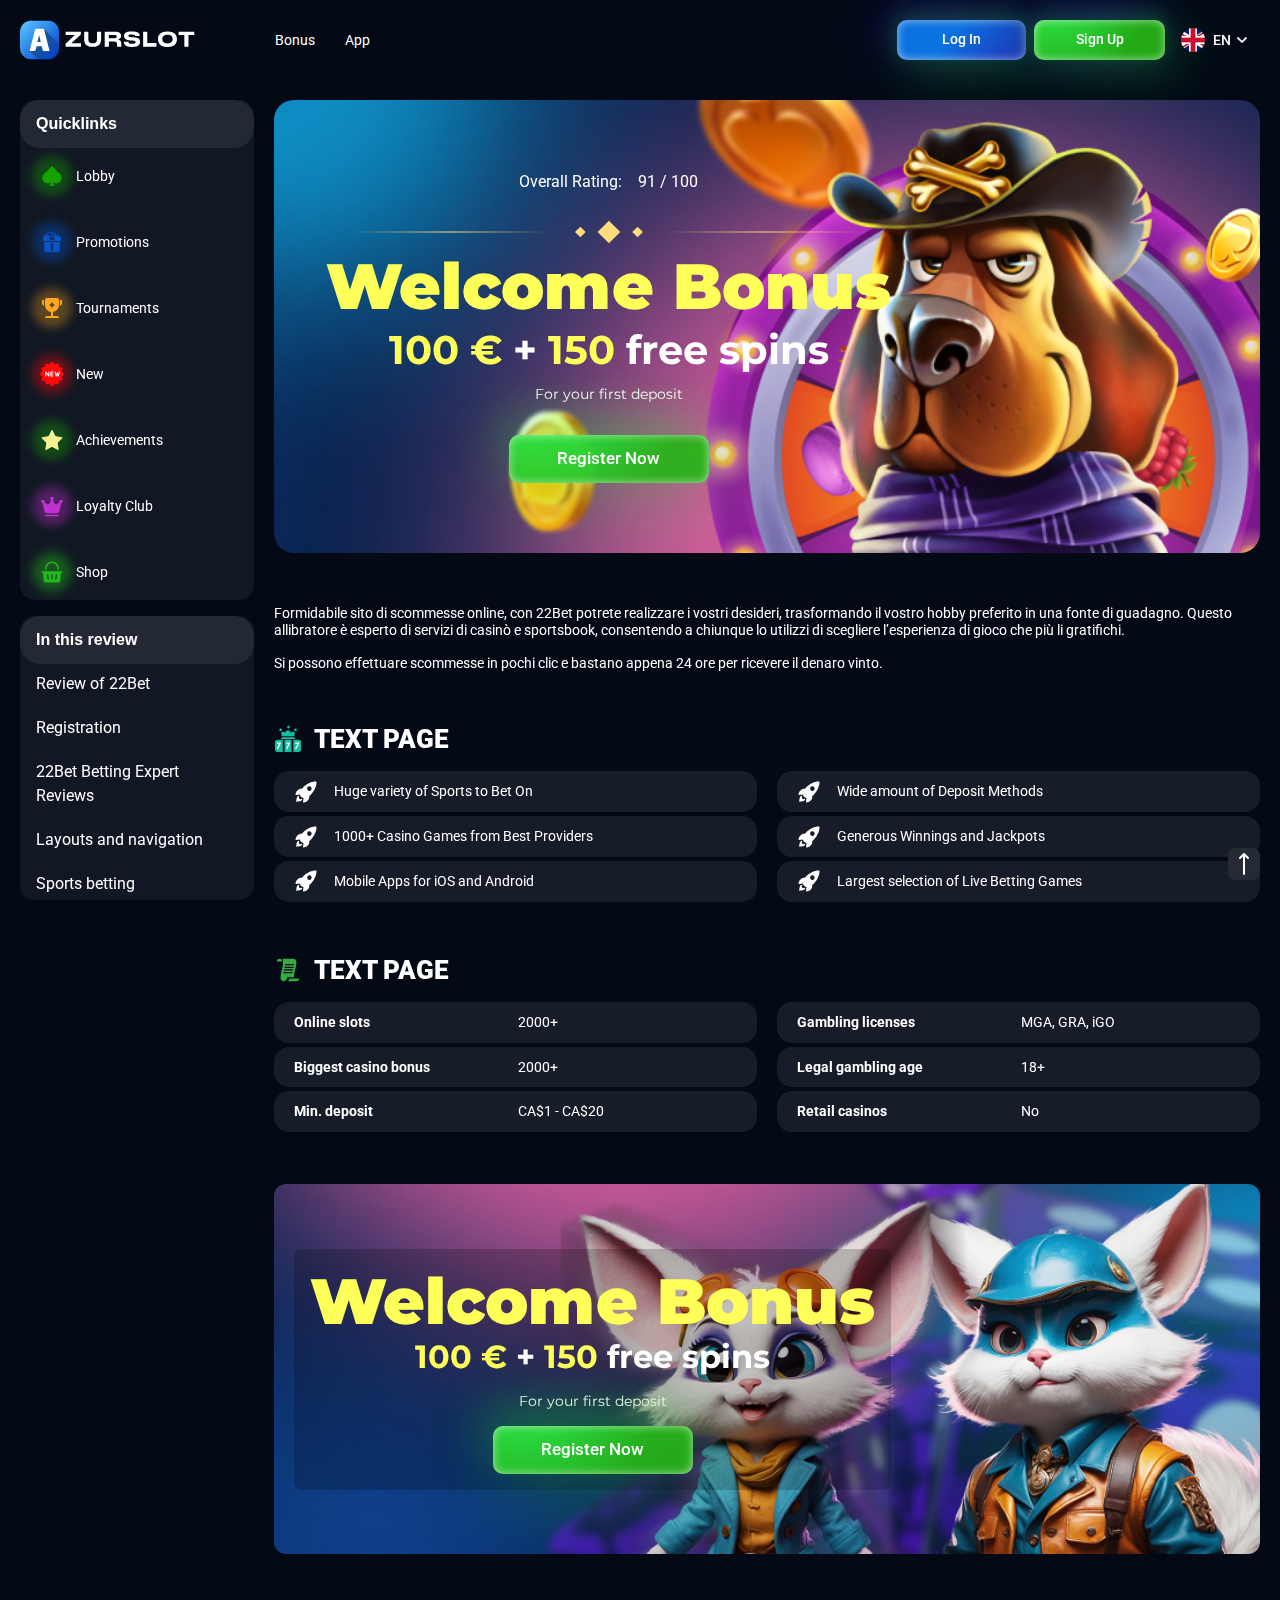
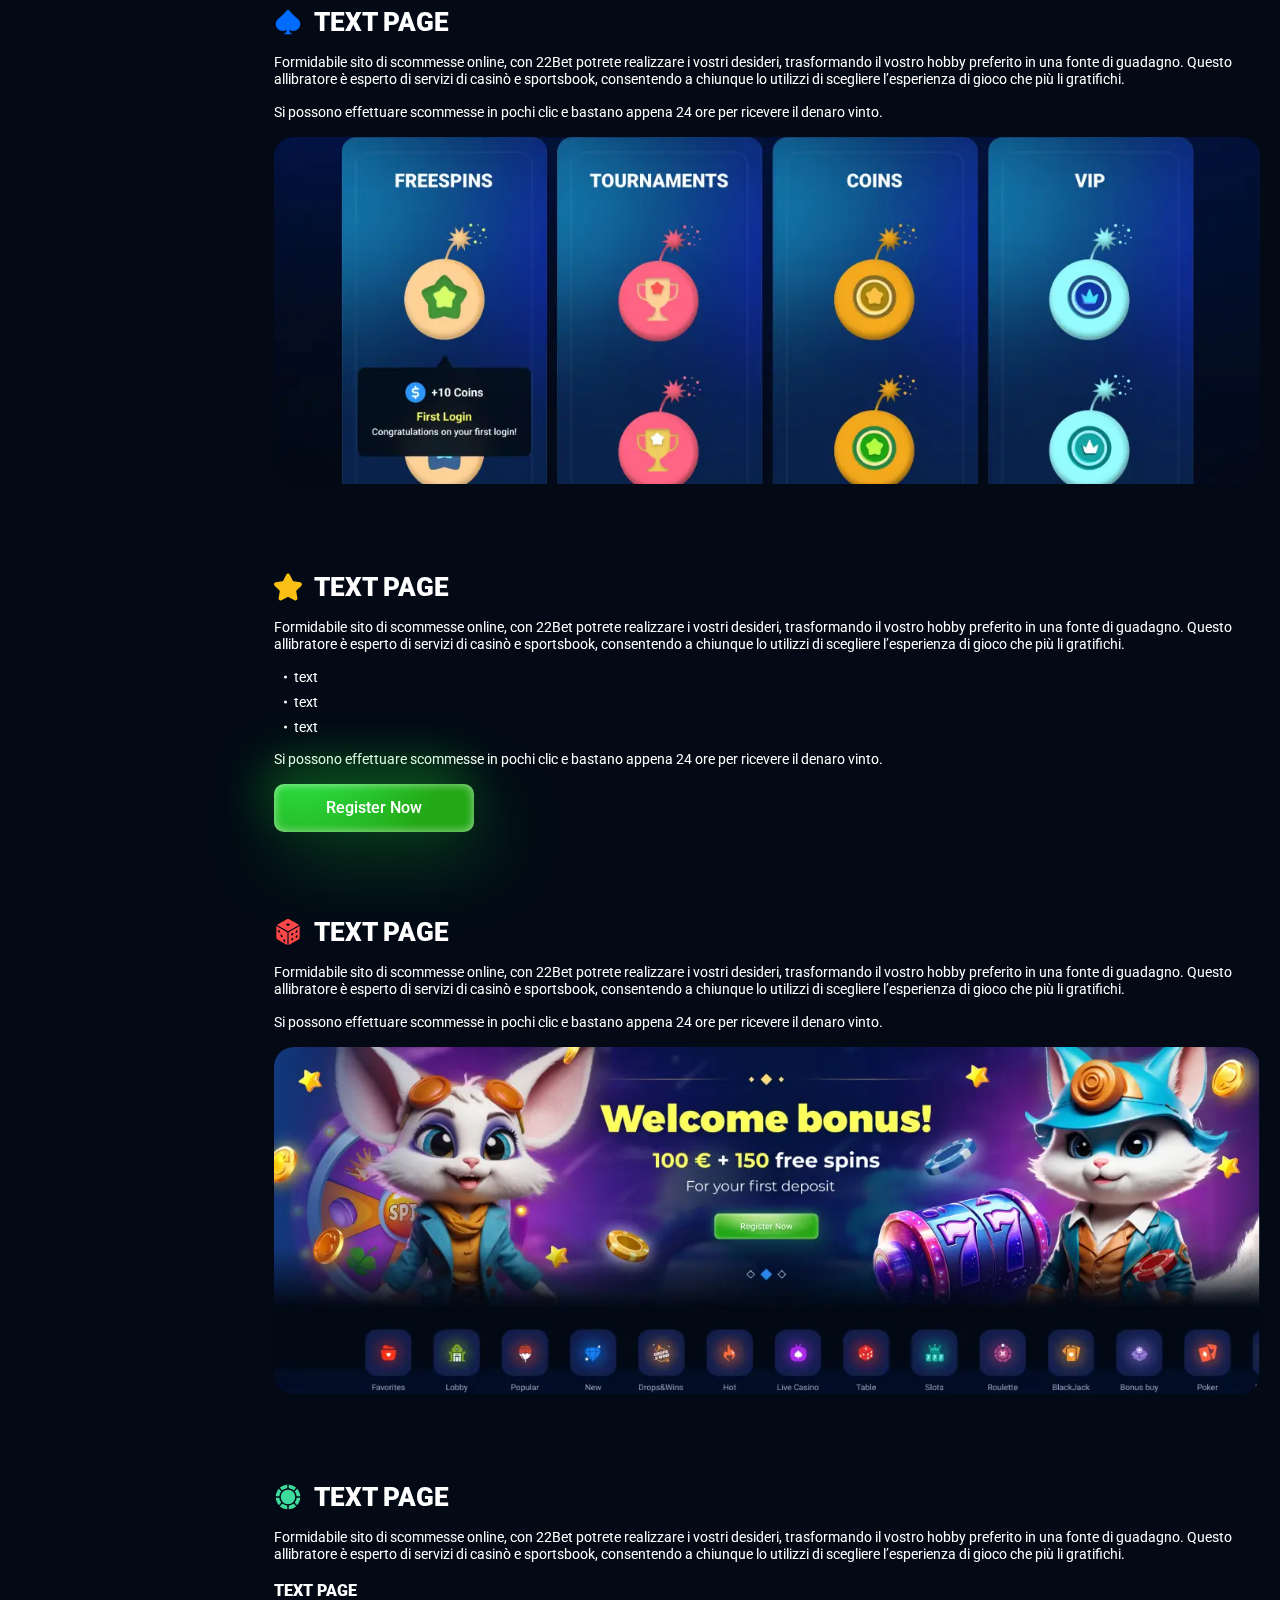
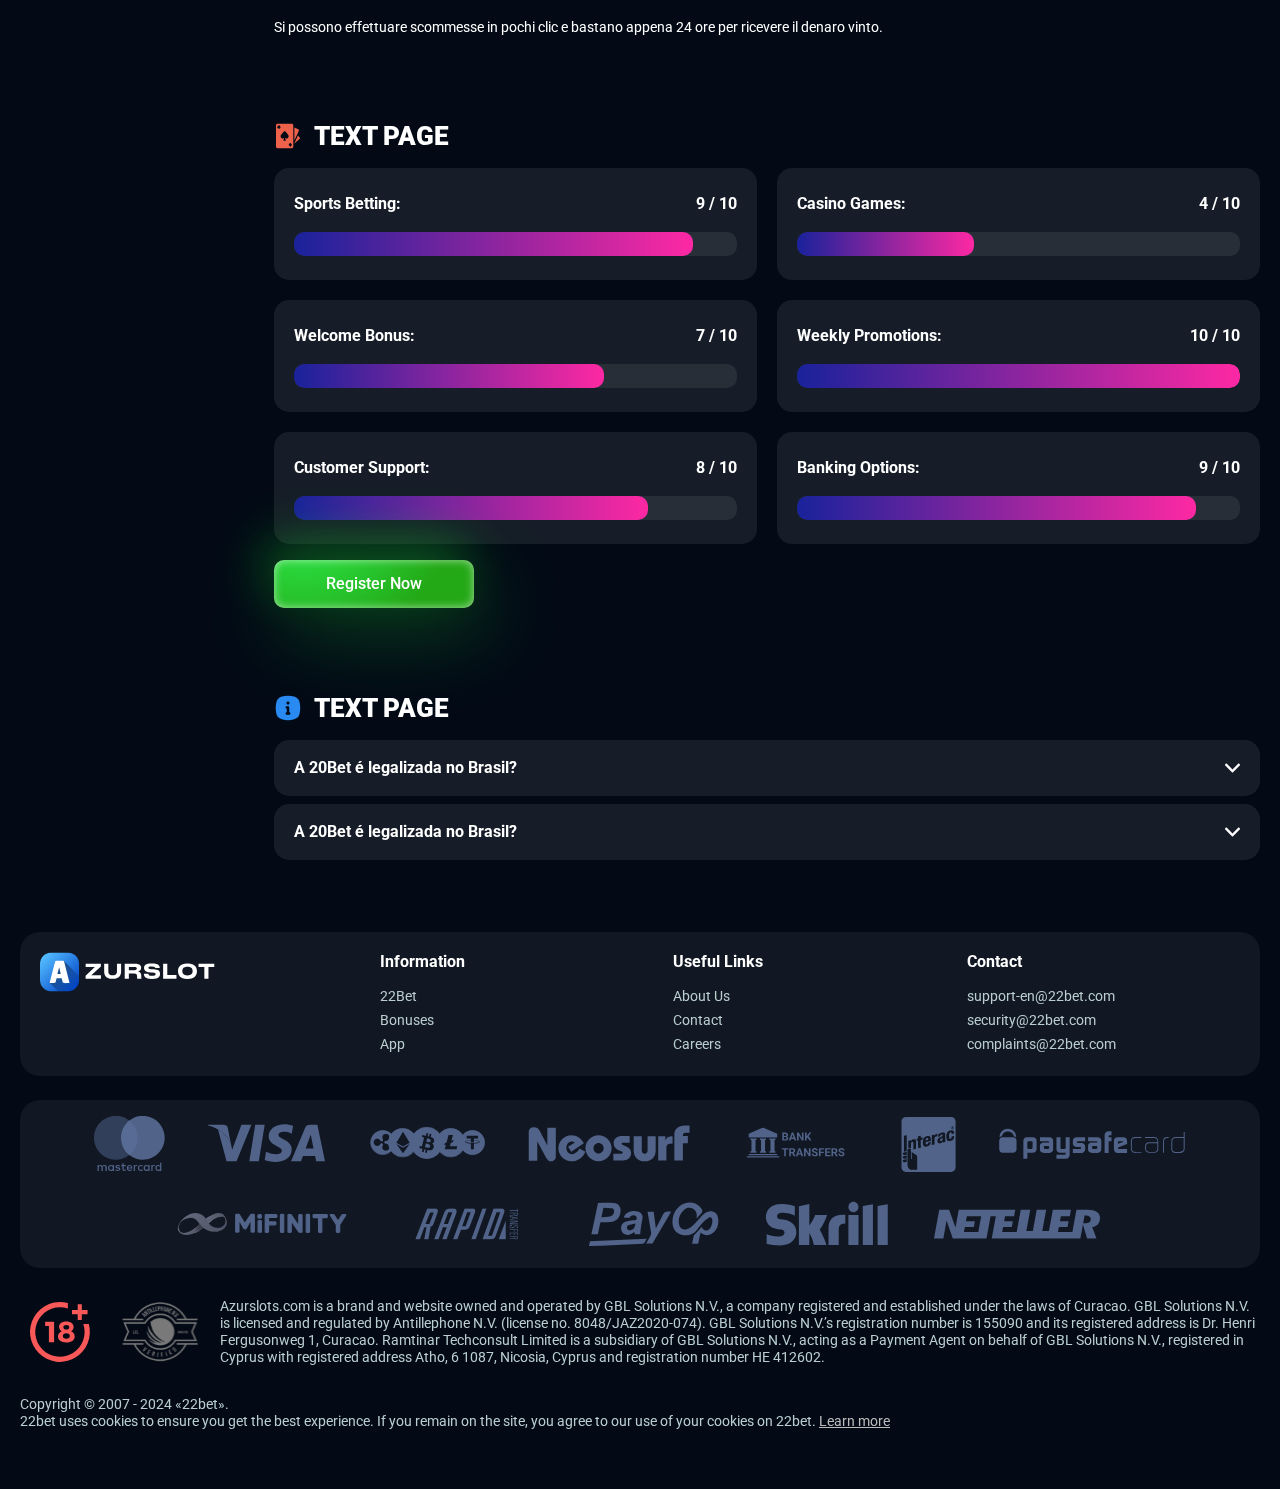
<file: index.html>
<!DOCTYPE html>
<html lang="en">
  <head>
    <meta charset="UTF-8" />
    <meta name="viewport" content="width=device-width, initial-scale=1.0" />
    <title>Welcome bonus!</title>
    <meta
      name="description"
      content=""
    />
    <meta property="og:site_name" content="" />
    <meta property="og:title" content="" />
    <meta property="og:type" content="website" />
    <meta property="og:url" content="http://azurslotmachines.com/" />
    <meta property="og:image" content />
    <meta property="og:image:alt" content />
    <meta property="og:locale" content="en" />
    <meta
      property="og:description"
      content=""
    />
    <link rel="preconnect" href="https://fonts.googleapis.com" />
    <link rel="preconnect" href="https://fonts.gstatic.com" crossorigin />
    <link
      href="https://fonts.googleapis.com/css2?family=Roboto:wght@400;500;700&family=Montserrat:wght@100;200;300;400;500;600;700;800;900&display=swap"
      rel="stylesheet"
    />

    <link rel="stylesheet" href="./css/reset.css" />
    <link rel="stylesheet" href="./css/main.css" />
    <link rel="stylesheet" href="./css/media.css" />
    <link rel="icon" href="./images/favicon.png" type="image/x-icon" />
    <script
      src="https://code.jquery.com/jquery-3.6.1.min.js"
      integrity="sha256-o88AwQnZB+VDvE9tvIXrMQaPlFFSUTR+nldQm1LuPXQ="
      crossorigin="anonymous"
    ></script>
    <script type="application/ld+json">
      {
          "@context": "http://schema.org",
          "@type": "Game",
          "name": "http://azurslotmachines.com/",
          "aggregateRating": {
              "@type": "AggregateRating",
              "ratingValue": "91",
              "bestRating": "100",
              "reviewCount": "100"
          }
      }
      </script>
    <script type="application/ld+json">
      {
        "@context": "https://schema.org",
        "@type": "FAQPage",
        "mainEntity": [
          {
            "@type": "Question",
            "name": "A 20Bet é legalizada no Brasil?",
            "acceptedAnswer": {
              "@type": "Answer",
              "text": "O pacote especial para novos usuários da 20Bet paga 100% sobre o primeiro depósito, com limite de 600 BRL."
            }
          },
          {
            "@type": "Question",
            "name": "A 20Bet é legalizada no Brasil?",
            "acceptedAnswer": {
              "@type": "Answer",
              "text": "O pacote especial para novos usuários da 20Bet paga 100% sobre o primeiro depósito, com limite de 600 BRL."
            }
          }
        ]
      }
      </script>
      
  </head>
  <body>
    <header class="header">
      <section class="content header__content">
        <a href="#" class="logo header__logo"
          ><img src="./images/logo.svg" alt="logo" title=""
        /></a>
        <button class="header__btn-menu">
          <svg
            width="16px"
            height="16px"
            viewBox="0 0 16 16"
            xmlns="http://www.w3.org/2000/svg"
          >
            <rect y="0" width="16" height="3" rx="1.5"></rect>
            <rect y="6.5" width="16" height="3" rx="1.5"></rect>
            <rect y="13" width="16" height="3" rx="1.5"></rect>
          </svg>
        </button>
        <nav class="menu header__menu">
          <ul class="header__menu-list">
            <li><a href="#">Bonus</a></li>
            <li><a href="#">App</a></li>
          </ul>
          <div class="header__btn">
            <a
              href="#"
              class="header__button header__button-login header__btn-login"
              >Log In
            </a>
            <a
              href="#"
              class="header__button header__button-signin header__btn-signin"
              >Sign Up</a
            >
          </div>
        </nav>
        <a href="#" class="header__button header__button-login">Log In</a>
        <a href="#" class="header__button header__button-signin">Sign Up</a>

        <div class="header__language">
          <div class="header__flag-wrap">
            <a class="header__country" href="#">
              <span><img src="./images/flag.png" alt=" Flag" title /></span>
              <span>en</span>
            </a>
          </div>
             <div class="header__flag-menu">
            <ul>
             
              
              <li>
                <a href="#" class="header__flag-link">
                  <span>
                    <img src="./images/flag-de.png" alt="flag" title />
                  </span>
                  <span>de</span>
                </a>
              </li>
               <li>
                <a href="#" class="header__flag-link">
                  <span>
                    <img src="./images/flag-gr.png" alt="flag" title />
                  </span>
                  <span>gr</span>
                </a>
              </li>
              <li>
                <a href="#" class="header__flag-link">
                  <span>
                    <img src="./images/flag-it.png" alt="flag" title />
                  </span>
                  <span>it</span>
                </a>
              </li>
              <li>
                <a href="#" class="header__flag-link">
                  <span>
                    <img src="./images/flag-es.png" alt="flag" title />
                  </span>
                  <span>es</span>
                </a>
              </li>
             
              <li>
                <a href="#" class="header__flag-link">
                  <span>
                    <img src="./images/flag-pt.png" alt="flag" title />
                  </span>
                  <span>pt</span>
                </a>
              </li>
              
             
            </ul>
          </div>
        </div>
      </section>
    </header>
    <main class="main">
      <aside class="sidebar-wrapper">
        <section class="content sidebar">
          <nav class="menu sidebar__menu">
            <button class="sidebar__links-menu">Quicklinks</button>
            <ul>
              <li>
                <a href="#">
                  <div class="icon-blur">
                    <span></span>
                    <img
                      class="icon-default"
                      src="./images/sidebar/lobby.svg"
                      alt=" Lobby"
                      title
                    />
                  </div>

                  Lobby
                </a>
              </li>
              <li>
                <a href="#">
                  <div class="icon-blur">
                    <span></span>
                    <img
                      class="icon-default"
                      src="./images/sidebar/promotions.svg"
                      alt="Promotions"
                      title
                    />
                  </div>
                  Promotions</a
                >
              </li>
              <li>
                <a href="#">
                  <div class="icon-blur">
                    <span></span
                    ><img
                      class="icon-default"
                      src="./images/sidebar/tournaments.svg"
                      alt="Tournaments"
                      title
                    />
                  </div>
                  Tournaments</a
                >
              </li>
              <li>
                <a href="#">
                  <div class="icon-blur">
                    <span></span
                    ><img
                      class="icon-default"
                      src="./images/sidebar/new.svg"
                      alt="New"
                      title
                    />
                  </div>

                  New</a
                >
              </li>
              <li>
                <a href="">
                  <div class="icon-blur">
                    <span></span
                    ><img
                      class="icon-default"
                      src="./images/sidebar/achievements.svg"
                      alt="Achievements"
                      title
                    />
                  </div>
                  Achievements</a
                >
              </li>

              <li>
                <a href="">
                  <div class="icon-blur">
                    <span></span
                    ><img
                      class="icon-default"
                      src="./images/sidebar/loyaltyClub.svg"
                      alt="Loyalty Club"
                      title
                    />
                  </div>
                  Loyalty Club</a
                >
              </li>
              <li>
                <a href="">
                  <div class="icon-blur">
                    <span></span
                    ><img
                      class="icon-default"
                      src="./images/sidebar/shop.svg"
                      alt="Shop"
                      title
                    />
                  </div>
                  Shop</a
                >
              </li>
            </ul>
          </nav>

          <div class="sidebar__navigation">
            <button class="sidebar__links-button">In this review</button>
            <div class="sidebar__links">
              <ul class="sidebar__links-list">
                <li><a href="#" title>Review of 22Bet</a></li>
                <li><a href="#" title>Registration</a></li>
                <li><a href="#" title>22Bet Betting Expert Reviews</a></li>
                <li><a href="#" title>Layouts and navigation</a></li>
                <li><a href="#" title>Sports betting</a></li>
                <li><a href="#" title>Sports offers</a></li>
                <li><a href="#" title>Live betting</a></li>
                <li><a href="#" title>Cash out</a></li>
                <li><a href="#" title>Live stream</a></li>
              </ul>
            </div>
          </div>
        </section>
      </aside>

      <section class="content__wrapper">
        <section class="content hero hero__content">
          <div class="background ">
            <img src="./images/main/bg-main.png" alt="hero" title />
          </div>

          <div class="hero__data">
            <div
              class="hero__rating"
              itemscope
              itemtype="http://schema.org/Game"
            >
              <p>Overall Rating:</p>
              <meta itemprop="name" content="http://azur-slots.com/" />
              <span
                itemprop="aggregateRating"
                itemscope
                itemtype="http://schema.org/AggregateRating"
              >
                <span itemprop="ratingValue"> 91 </span>
                <span> / </span>
                <span itemprop="bestRating"> 100 </span>
                <meta itemprop="reviewCount" content="100" />
              </span>
            </div>
            <h1 class="title general hero__title">
              Welcome Bonus 
              <strong>
                100 € <span> + </span>150 <span>free spins </span></strong
              >
            </h1>
            <p class="hero__text">For your first deposit</p>

            <a href="#" class="button hero__button">Register Now</a>
          </div>
        </section>
        <section class="content page-nav">
          <div class="page-nav-button sidebar__links-button">
            In this review
          </div>
          <ul class="page-nav-list sidebar__links-list">
            <li><a href="#" title>Review of 22Bet</a></li>
            <li><a href="#" title>Registration</a></li>
            <li><a href="#" title>22Bet Betting Expert Reviews</a></li>
            <li><a href="#" title>Layouts and navigation</a></li>
            <li><a href="#" title>Sports betting</a></li>
            <li><a href="#" title>Sports offers</a></li>
            <li><a href="#" title>Live betting</a></li>
            <li><a href="#" title>Cash out</a></li>
            <li><a href="#" title>Live stream</a></li>
          </ul>
        </section>
        <section class="content article">
          <p>
            Formidabile sito di scommesse online, con 22Bet potrete realizzare i
            vostri desideri, trasformando il vostro hobby preferito in una fonte
            di guadagno. Questo allibratore è esperto di servizi di casinò e
            sportsbook, consentendo a chiunque lo utilizzi di scegliere
            l’esperienza di gioco che più li gratifichi.
          </p>

          <p>
            Si possono effettuare scommesse in pochi clic e bastano appena 24
            ore per ricevere il denaro vinto.
          </p>
        </section>
        <section class="content features ">
          <h2 class="title high features__title features__title-jackpot">Text page</h2>
          <div class="features__list">
              
            <div class="features__info">
            <ul >
              <li class="features__item">
                      Huge variety of Sports to Bet On
              </li>
              <li>
                1000+ Casino Games from Best Providers
              </li>
              <li>
                Mobile Apps for iOS and Android
              </li>
            </ul>
            <ul>
              <li>
                Wide amount of Deposit Methods
              </li>
              <li>
                Generous Winnings and Jackpots
              </li>
              <li>
               Largest selection of Live Betting Games
              </li>
            </ul>
           </div>
       
          </div>
        </section>
       
        <section class="content about">
          <h2 class="title high about__title">Text page</h2>
         <div class="about__content">
          <table class="about__table">
            <tbody class="about__group">
              
                <tr>
                <td>Online slots</td>
                <td>2000+</td>
               </tr>
               <tr>
                <td>Biggest casino bonus</td>
                <td>2000+</td>
               </tr>
               <tr>
                <td>Min. deposit</td>
                <td>CA$1 - CA$20</td>
               </tr>
            </tbody>
            <tbody class="about__group">
                <tr>
                  <td>Gambling licenses</td>
                  <td>MGA, GRA, iGO</td>
                </tr>
                <tr>
                  <td>Legal gambling age</td>
                  <td>18+</td>
                </tr>
                <tr>
                  <td>Retail casinos</td>
                  <td>No</td>
                </tr>
              
            </tbody>
          </table>
       
         </div>
        </section> 
       
        <section class="content banner">
          <div class="background banner__background">
            <img src="./images/main/banner-main.png" alt="banner" title />
          </div>
          <div class="banner__info">
            <h2 class="title high banner__title-main">
              Welcome Bonus 
              <strong>
                100 € <span> + </span>150 <span>free spins </span></strong
              >
            </h2>
            <p>
              For your first deposit</p>
              <a href="#" class="button banner__button">Register Now</a>
            </p>
          </div>
        </section>
        <section class="content article">
          <h2 class="article__title high title">Text page</h2>

          <p class="">
            Formidabile sito di scommesse online, con 22Bet potrete realizzare i
            vostri desideri, trasformando il vostro hobby preferito in una fonte
            di guadagno. Questo allibratore è esperto di servizi di casinò e
            sportsbook, consentendo a chiunque lo utilizzi di scegliere
            l’esperienza di gioco che più li gratifichi.
          </p>

          <p>
            Si possono effettuare scommesse in pochi clic e bastano appena 24
            ore per ricevere il denaro vinto.
          </p>
          <div class="images">
            <img
              src="./images/main/image1-main.webp"
              alt="images"
              title
              class=""
            />
          </div>
        </section>
        <section class="content article">
          <h2 class="article__title article__title-star high title">Text page</h2>
          <p>
            Formidabile sito di scommesse online, con 22Bet potrete realizzare i
            vostri desideri, trasformando il vostro hobby preferito in una fonte
            di guadagno. Questo allibratore è esperto di servizi di casinò e
            sportsbook, consentendo a chiunque lo utilizzi di scegliere
            l’esperienza di gioco che più li gratifichi.
          </p>
          <ul>
            <li>text</li>
            <li>text</li>
            <li>text</li>
          </ul>
          <p>
            Si possono effettuare scommesse in pochi clic e bastano appena 24
            ore per ricevere il denaro vinto.
          </p>

          <a href="#" class="button article__button">Register Now</a>
        </section>
        <section class="content article">
          <h2 class="article__title article__title-cube high title">Text page</h2>

          <p class="">
            Formidabile sito di scommesse online, con 22Bet potrete realizzare i
            vostri desideri, trasformando il vostro hobby preferito in una fonte
            di guadagno. Questo allibratore è esperto di servizi di casinò e
            sportsbook, consentendo a chiunque lo utilizzi di scegliere
            l’esperienza di gioco che più li gratifichi.
          </p>

          <p>
            Si possono effettuare scommesse in pochi clic e bastano appena 24
            ore per ricevere il denaro vinto.
          </p>
          <div class="images">
            <img
              src="./images/main/image2-main.webp"
              alt="images"
              title
              class=""
            />
          </div>
        </section>
        <section class="content article">
          <h2 class="article__title article__title-roulette high title">Text page</h2>
          <p>
            Formidabile sito di scommesse online, con 22Bet potrete realizzare i
            vostri desideri, trasformando il vostro hobby preferito in una fonte
            di guadagno. Questo allibratore è esperto di servizi di casinò e
            sportsbook, consentendo a chiunque lo utilizzi di scegliere
            l’esperienza di gioco che più li gratifichi.
          </p>

          <h3>Text page</h3>

          <p>
            Si possono effettuare scommesse in pochi clic e bastano appena 24
            ore per ricevere il denaro vinto.
          </p>
        </section>
        <section class="content ratings">
          <h2 class="ratings__title title high">Text page</h2>

              <div class="ratings__content">
           
             <ul class="ratings__list">
              <li>
               
                <div  class="ratings__info">
                  <span class="ratings__data">
                    <span>9</span>
                    <span>/</span>
                    <span>10</span>
                  </span>
                 
                  <p>Sports betting:</p>
              
                </div>
                <div class="ratings__img">
                  <span style="width: 90%" ></span>
                </div>
              </li>
              <li>
                
                <div class="ratings__info">
                  <span class="ratings__data">
                    <span>4</span>
                    <span>/</span>
                    <span>10</span>
                  </span>
                  
                  <p>Casino Games:
                  </p>
                  
                </div>
                <div class="ratings__img">
                  <span style="width: 40%" ></span>
                </div>
              </li>
              <li>
                
                <div class="ratings__info">
                  <span class="ratings__data">
                    <span>7</span>
                    <span>/</span>
                    <span>10</span>
                  </span>
                 
                  <p>Welcome Bonus:
                    </p>
                  
                </div>
                <div class="ratings__img">
                  <span style="width: 70%" ></span>
                </div>
            </li>
            <li>
              
              <div class="ratings__info">
                <span class="ratings__data">
                  <span>10</span>
                  <span>/</span>
                  <span>10</span>
                </span>
                
                <p>Weekly Promotions:</p>
                
              </div>
              <div class="ratings__img">
                <span style="width: 100%" ></span>
              </div>
             
            </li>
              <li>
                
                <div class="ratings__info">
                  <span class="ratings__data">
                    <span>8</span>
                    <span>/</span>
                    <span>10</span>
                  </span>
                
                  <p>Customer Support:</p>
                  
                </div>
                <div class="ratings__img">
                  
                  <span style="width: 80%" ></span>
                </div>
              </li>
            </li>
            <li>
              
              <div class="ratings__info">
                <span class="ratings__data">
                  <span>9</span>
                  <span>/</span>
                  <span>10</span>
                </span>
              
                <p>Banking Options:</p>
                
              </div>
              <div class="ratings__img">
                
                <span style="width: 90%" ></span>
              </div>
            </li>
          
            </ul> 
           
            
          </div>

          <a href="#" class="button ratings__button">Register Now</a>
        </section>
        <section class="content faq">
          <h2 class="title high faq__title">Text page</h2>
          <ul class="faq__list" >
            <li
              class="faq__item"
              
            >
              <h3
                class="title medium faq__subtitle js-button-expander"
                
              >
                A 20Bet é legalizada no Brasil?
              </h3>
              <div
                class="faq__answer js-expand-content"
               
              >
                <p >
                  O pacote especial para novos usuários da 20Bet paga 100% sobre
                  o primeiro depósito, com limite de 600 BRL.
                </p>
              </div>
            </li>
            <li
              class="faq__item"
             
            >
              <h3
                class="title medium faq__subtitle js-button-expander"
                
              >
                A 20Bet é legalizada no Brasil?
              </h3>
              <div
                class="faq__answer js-expand-content"
                
              >
                <p >
                  O pacote especial para novos usuários da 20Bet paga 100% sobre
                  o primeiro depósito, com limite de 600 BRL.
                </p>
              </div>
            </li>
          </ul>
        </section>
        <div class="" onclick="scrollToTop()">
          <button class="main__arrow" id="scrollToTopBtn"></button>
        </div>
      </section>
    </main>
    <footer class="footer">
      <section class="content footer__content">
        <div class="footer__wrapper">
          <div class="footer__logo-wrap">
            <a href="./index.html" class="logo footer__logo"
              ><img src="./images/logo.svg" alt="logo" title=""
            /></a>
          </div>
          <ul class="footer__menu">
            <li>
              <div>Information</div>
              <ul class="footer__info">
                <li><a href="#">22Bet </a></li>
                <li><a href="#">Bonuses</a></li>
                <li><a href="#">App </a></li>
              </ul>
            </li>

            <li>
              <div>Useful Links</div>
              <ul class="footer__info">
                <li><a href="#">About Us</a></li>
                <li><a href="#">Contact</a></li>
                <li><a href="#">Careers</a></li>
              </ul>
            </li>
            <li>
              <div>Contact</div>
              <ul class="footer__info">
                <li>
                  <a href="mailto:support-en@22bet.com">support-en@22bet.com</a>
                </li>
                <li>
                  <a href="mailto:security@22bet.com">security@22bet.com</a>
                </li>
                <li>
                  <a href="mailto:complaints@22bet.com">complaints@22bet.com</a>
                </li>
              </ul>
            </li>
          </ul>
        </div>

        <div class="footer__cards-pay">
          <ul class="footer__cards-pay-first">
            <li>
              <a href="#"
                ><img src="./images/footer-pay/mastercard.svg" alt="pay" title
              /></a>
            </li>
            <li>
              <a href="#"
                ><img src="./images/footer-pay/visa.svg" alt="pay" title
              /></a>
            </li>
            <li>
              <a href="#"
                ><img src="./images/footer-pay/crypto.svg" alt="pay" title
              /></a>
            </li>
            <li>
              <a href="#"
                ><img src="./images/footer-pay/neosurf.svg" alt="pay" title
              /></a>
            </li>
            <li>
              <a href="#"
                ><img
                  src="./images/footer-pay/bank-transfers.svg"
                  alt="pay"
                  title
              /></a>
            </li>
            <li>
              <a href="#"
                ><img src="./images/footer-pay/interac.svg" alt="pay" title
              /></a>
            </li>
            <li>
              <a href="#"
                ><img src="./images/footer-pay/paysafecard.svg" alt="pay" title
              /></a>
            </li>
            <li>
              <a href="#"
                ><img
                  class="footer__cards-pay-img"
                  src="./images/footer-pay/mifinity.svg"
                  alt="pay"
                  title
              /></a>
            </li>
            <li>
              <a href="#"
                ><img
                  class="footer__cards-pay-img"
                  src="./images/footer-pay/rapid.svg"
                  alt="pay"
                  title
              /></a>
            </li>
            <li>
              <a href="#"
                ><img
                  class="footer__cards-pay-img"
                  src="./images/footer-pay/payOp.svg"
                  alt="pay"
                  title
              /></a>
            </li>
            <li>
              <a href="#"
                ><img
                  class="footer__cards-pay-img"
                  src="./images/footer-pay/skrill.svg"
                  alt="pay"
                  title
              /></a>
            </li>
            <li>
              <a href="#"
                ><img
                  class="footer__cards-pay-img"
                  src="./images/footer-pay/neteller.svg"
                  alt="pay"
                  title
              /></a>
            </li>
          </ul>
        </div>
        <div class="footer__text">
          <div class="footer__img">
            <img src="./images/age.svg" alt="age" title />
          <img src="./images/footer-frame.svg" alt="frame" title />
          </div>
          <p>
            Azurslots.com is a brand and website owned and operated by GBL
            Solutions N.V., a company registered and established under the laws
            of Curacao. GBL Solutions N.V. is licensed and regulated by
            Antillephone N.V. (license no. 8048/JAZ2020-074). GBL Solutions
            N.V.’s registration number is 155090 and its registered address is
            Dr. Henri Fergusonweg 1, Curacao. Ramtinar Techconsult Limited is a
            subsidiary of GBL Solutions N.V., acting as a Payment Agent on
            behalf of GBL Solutions N.V., registered in Cyprus with registered
            address Atho, 6 1087, Nicosia, Cyprus and registration number ΗΕ
            412602.
          </p>
        </div>
        <div class="footer__copy">
          <p>Copyright &copy; 2007 - 2024 «22bet».</p>
        <p>
          22bet uses cookies to ensure you get the best experience. If you
          remain on the site, you agree to our use of your cookies on 22bet.
          <a href="" class="footer__link">Learn more</a>
        </p>
        </div>
      </section>
    </footer>
    <script src="./js/sidebar.js" defer></script>
    <script src="./js/arrowUp.js" defer></script>
    <script src="./js/expander.js" defer></script>
    <script src="./js/mobile-menu.js" defer></script>
    <script src="./js/flag.js" defer></script>
  </body>
</html>
</file>
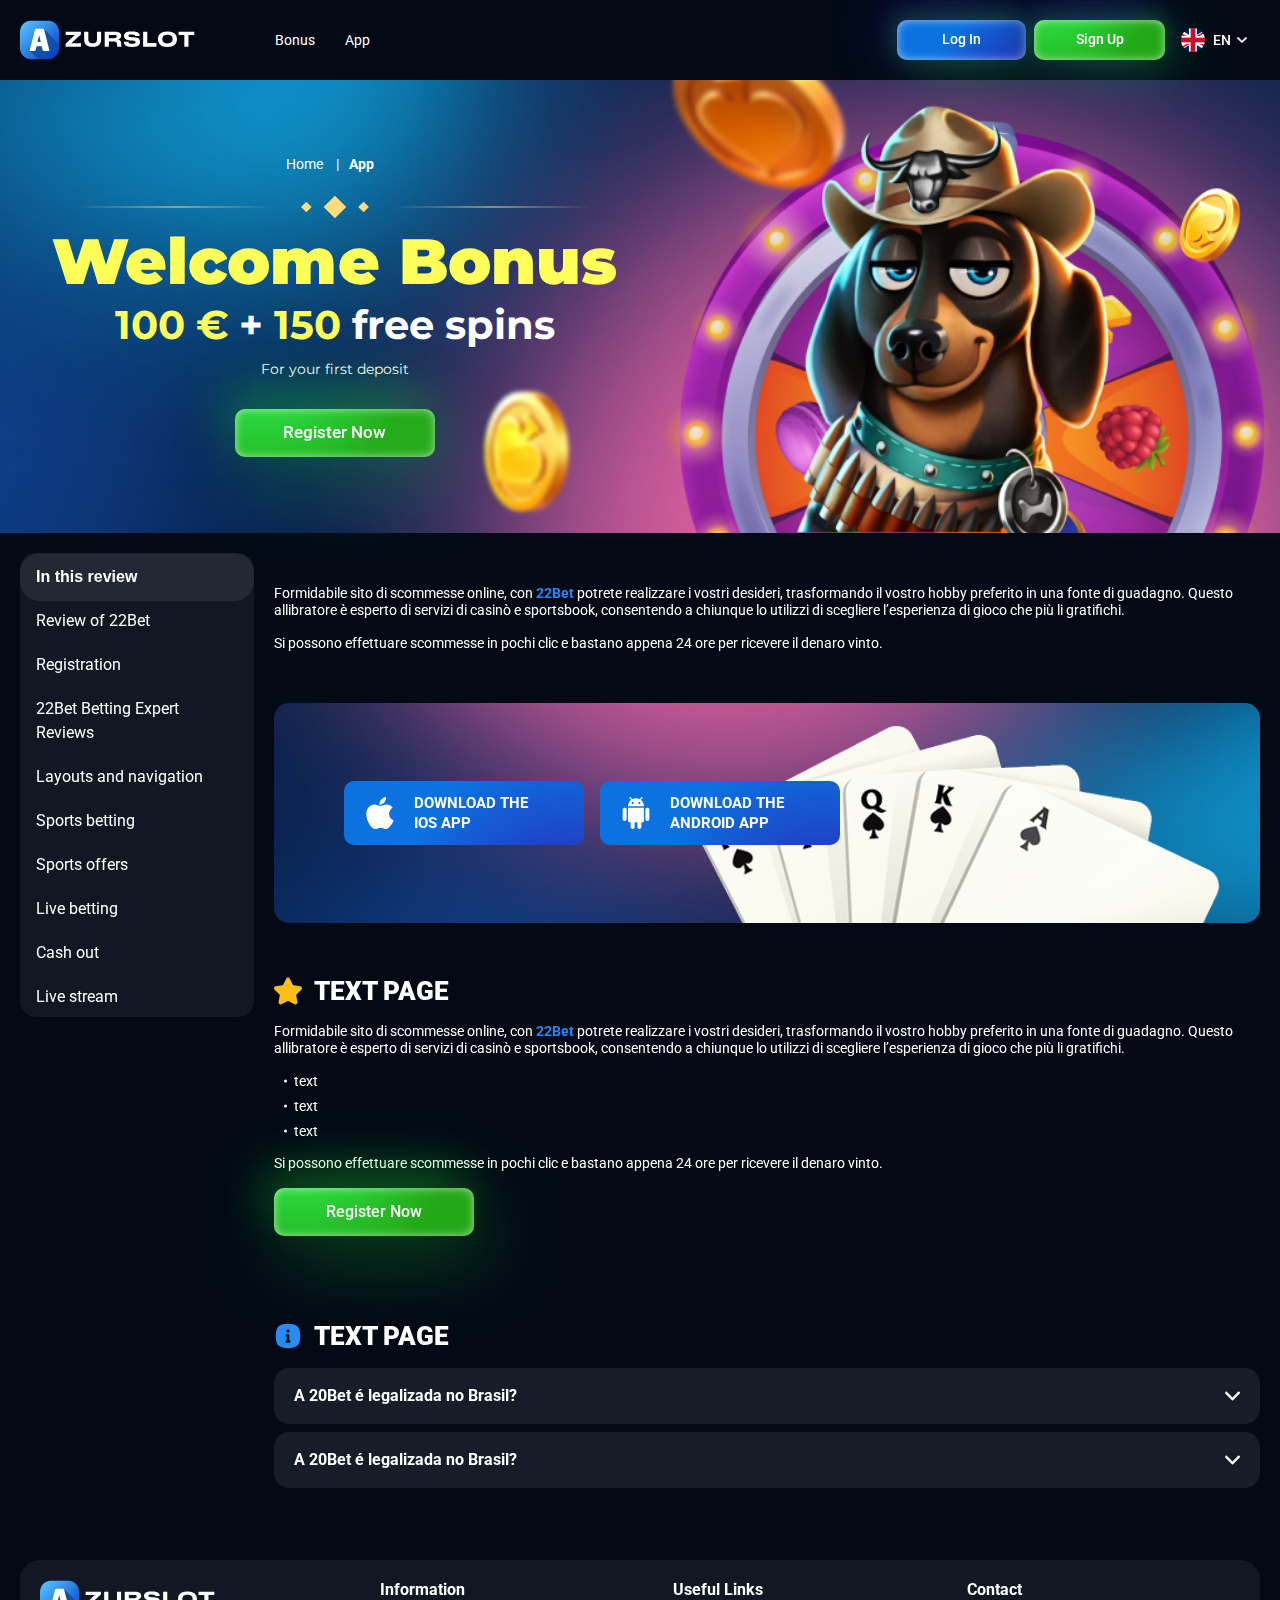
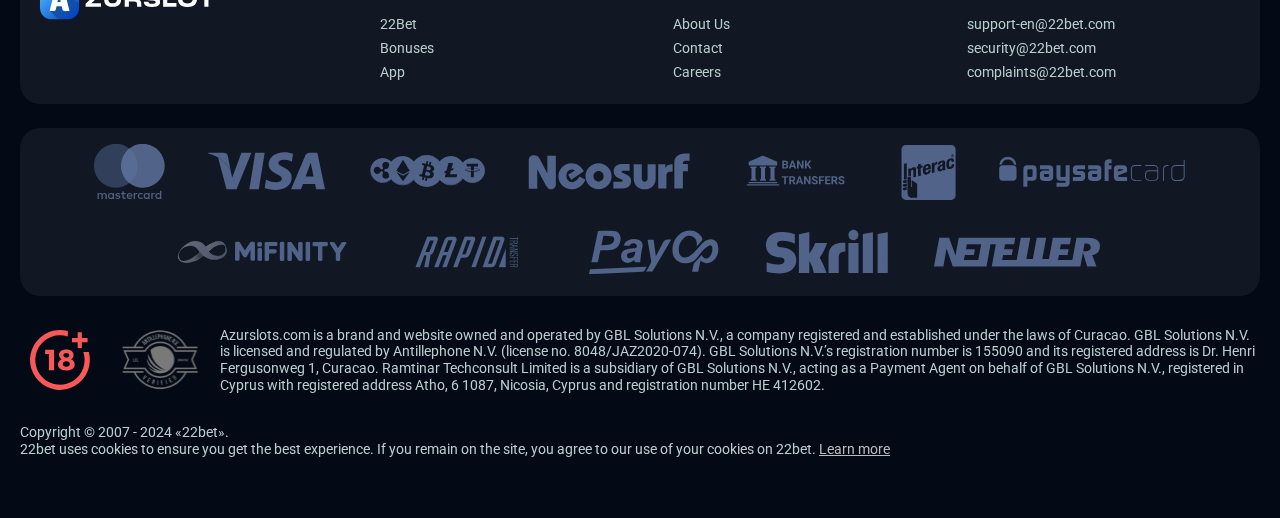
<file: app.html>
<!DOCTYPE html>
<html lang="en">
  <head>
    <meta charset="UTF-8" />
    <meta name="viewport" content="width=device-width, initial-scale=1.0" />
    <title>Welcome Bonus !</title>
    <meta name="description" content="" />
    <meta property="og:site_name" content="" />
    <meta property="og:title" content="" />
    <meta property="og:type" content="website" />
    <meta property="og:url" content="http://azurslotmachines.com/" />
    <meta property="og:image" content />
    <meta property="og:image:alt" content />
    <meta property="og:locale" content="en" />
    <meta property="og:description" content="" />
    <link rel="preconnect" href="https://fonts.googleapis.com" />
    <link rel="preconnect" href="https://fonts.gstatic.com" crossorigin />
    <link
      href="https://fonts.googleapis.com/css2?family=Roboto:wght@400;500;700&family=Montserrat:wght@100;200;300;400;500;600;700;800;900&display=swap"
      rel="stylesheet"
    />

    <link rel="stylesheet" href="./css/reset.css" />
    <link rel="stylesheet" href="./css/main.css" />
    <link rel="stylesheet" href="./css/media.css" />
    <link rel="icon" href="./images/favicon.png" type="image/x-icon" />
    <script
      src="https://code.jquery.com/jquery-3.6.1.min.js"
      integrity="sha256-o88AwQnZB+VDvE9tvIXrMQaPlFFSUTR+nldQm1LuPXQ="
      crossorigin="anonymous"
    ></script>
    <script type="application/ld+json">
      {
        "@context": "https://schema.org",
        "@type": "BreadcrumbList",
        "itemListElement": [
          {
            "@type": "ListItem",
            "position": 1,
            "name": "Home",
            "item": "#"
          },
          {
            "@type": "ListItem",
            "position": 2,
            "name": "App",
            "item": "#"
          }
        ]
      }
    </script>

    <script type="application/ld+json">
      {
        "@context": "https://schema.org",
        "@type": "FAQPage",
        "mainEntity": [
          {
            "@type": "Question",
            "name": "A 20Bet é legalizada no Brasil?",
            "acceptedAnswer": {
              "@type": "Answer",
              "text": "O pacote especial para novos usuários da 20Bet paga 100% sobre o primeiro depósito, com limite de 600 BRL."
            }
          },
          {
            "@type": "Question",
            "name": "A 20Bet é legalizada no Brasil?",
            "acceptedAnswer": {
              "@type": "Answer",
              "text": "O pacote especial para novos usuários da 20Bet paga 100% sobre o primeiro depósito, com limite de 600 BRL."
            }
          }
        ]
      }
    </script>
  </head>
  <body>
    <header class="header">
      <section class="content header__content">
        <a href="#" class="logo header__logo"
          ><img src="./images/logo.svg" alt="logo" title=""
        /></a>
        <button class="header__btn-menu">
          <svg
            width="16px"
            height="16px"
            viewBox="0 0 16 16"
            xmlns="http://www.w3.org/2000/svg"
          >
            <rect y="0" width="16" height="3" rx="1.5"></rect>
            <rect y="6.5" width="16" height="3" rx="1.5"></rect>
            <rect y="13" width="16" height="3" rx="1.5"></rect>
          </svg>
        </button>
        <nav class="menu header__menu">
          <ul class="header__menu-list">
            <li><a href="#">Bonus</a></li>
            <li><a href="#">App</a></li>
          </ul>
          <div class="header__btn">
            <a
              href="#"
              class="header__button header__button-login header__btn-login"
              >Log In
            </a>
            <a
              href="#"
              class="header__button header__button-signin header__btn-signin"
              >Sign Up</a
            >
          </div>
        </nav>
        <a href="#" class="header__button header__button-login">Log In </a>
        <a href="#" class="header__button header__button-signin">Sign Up</a>

        <div class="header__language">
          <div class="header__flag-wrap">
            <a class="header__country" href="#">
              <span><img src="./images/flag.png" alt=" Flag" title /></span>
              <span>en</span>
            </a>
          </div>
          <div class="header__flag-menu">
            <ul>
              <li>
                <a href="#" class="header__flag-link">
                  <span>
                    <img src="./images/flag-de.png" alt="flag" title />
                  </span>
                  <span>de</span>
                </a>
              </li>
              <li>
                <a href="#" class="header__flag-link">
                  <span>
                    <img src="./images/flag-gr.png" alt="flag" title />
                  </span>
                  <span>gr</span>
                </a>
              </li>
              <li>
                <a href="#" class="header__flag-link">
                  <span>
                    <img src="./images/flag-it.png" alt="flag" title />
                  </span>
                  <span>it</span>
                </a>
              </li>
              <li>
                <a href="#" class="header__flag-link">
                  <span>
                    <img src="./images/flag-es.png" alt="flag" title />
                  </span>
                  <span>es</span>
                </a>
              </li>

              <li>
                <a href="#" class="header__flag-link">
                  <span>
                    <img src="./images/flag-pt.png" alt="flag" title />
                  </span>
                  <span>pt</span>
                </a>
              </li>
            </ul>
          </div>
        </div>
      </section>
    </header>
    <section class="hero hero__page">
      <div class="background hero__background">
        <img src="./images/app/bg-app.png" alt="hero" title />
      </div>

      <div class="hero__data hero__data-page">
        <ul class="breadcrumbs">
          <li>
            <a href="#"> <span>Home</span></a>
          </li>
          <li>
            <a href="#"> <span>App</span></a>
          </li>
        </ul>
        <h1 class="title general hero__title">
          Welcome Bonus
          <strong> 100 € <span> + </span>150 <span>free spins </span></strong>
        </h1>
        <p class="hero__text">For your first deposit</p>

        <a href="#" class="button hero__button">Register Now</a>
      </div>
    </section>
    <main class="main main-page">
      <aside class="sidebar-wrapper">
        <section class="content sidebar">
          <div class="sidebar__navigation">
            <button class="sidebar__links-button">In this review</button>
            <div class="sidebar__links">
              <ul class="sidebar__links-list">
                <li><a href="#" title>Review of 22Bet</a></li>
                <li><a href="#" title>Registration</a></li>
                <li><a href="#" title>22Bet Betting Expert Reviews</a></li>
                <li><a href="#" title>Layouts and navigation</a></li>
                <li><a href="#" title>Sports betting</a></li>
                <li><a href="#" title>Sports offers</a></li>
                <li><a href="#" title>Live betting</a></li>
                <li><a href="#" title>Cash out</a></li>
                <li><a href="#" title>Live stream</a></li>
              </ul>
            </div>
          </div>
        </section>
      </aside>

      <section class="content__wrapper">
        <section class="content page-nav">
          <div class="page-nav-button sidebar__links-button">
            In this review
          </div>
          <ul class="page-nav-list sidebar__links-list">
            <li><a href="#" title>Review of 22Bet</a></li>
            <li><a href="#" title>Registration</a></li>
            <li><a href="#" title>22Bet Betting Expert Reviews</a></li>
            <li><a href="#" title>Layouts and navigation</a></li>
            <li><a href="#" title>Sports betting</a></li>
            <li><a href="#" title>Sports offers</a></li>
            <li><a href="#" title>Live betting</a></li>
            <li><a href="#" title>Cash out</a></li>
            <li><a href="#" title>Live stream</a></li>
          </ul>
        </section>
        <section class="content article">
          <p>
            Formidabile sito di scommesse online, con
            <a href="#" class="article__link">22Bet</a> potrete realizzare i
            vostri desideri, trasformando il vostro hobby preferito in una fonte
            di guadagno. Questo allibratore è esperto di servizi di casinò e
            sportsbook, consentendo a chiunque lo utilizzi di scegliere
            l’esperienza di gioco che più li gratifichi.
          </p>

          <p>
            Si possono effettuare scommesse in pochi clic e bastano appena 24
            ore per ricevere il denaro vinto.
          </p>
        </section>
        <section class="content banner__app">
          <div class="background banner__background-app">
            <img
              class="background-app"
              src="./images/app/banner-app.png"
              alt="banner"
              title
            />
          </div>
          <div class="banner__content banner__content-app">
            <div class="banner__button-wrap">
              <a href="#" class="banner__btn banner__btn-android">
                DOWNLOAD THE IOS APP
              </a>

              <a href="#" class="banner__btn banner__btn-app">
                DOWNLOAD THE android APP</a
              >
            </div>
          </div>
        </section>
        <section class="content article">
          <h2 class="article__title article__title-star high title">
            Text page
          </h2>
          <p>
            Formidabile sito di scommesse online, con
            <a href="#" class="article__link">22Bet</a> potrete realizzare i
            vostri desideri, trasformando il vostro hobby preferito in una fonte
            di guadagno. Questo allibratore è esperto di servizi di casinò e
            sportsbook, consentendo a chiunque lo utilizzi di scegliere
            l’esperienza di gioco che più li gratifichi.
          </p>

          <ul>
            <li>text</li>
            <li>text</li>
            <li>text</li>
          </ul>
          <p>
            Si possono effettuare scommesse in pochi clic e bastano appena 24
            ore per ricevere il denaro vinto.
          </p>

          <a href="#" class="button article__button">Register Now</a>
        </section>
        <section class="content faq">
          <h2 class="title high faq__title">Text page</h2>
          <ul class="faq__list">
            <li class="faq__item">
              <h3 class="title medium faq__subtitle js-button-expander">
                A 20Bet é legalizada no Brasil?
              </h3>
              <div class="faq__answer js-expand-content">
                <p>
                  O pacote especial para novos usuários da 20Bet paga 100% sobre
                  o primeiro depósito, com limite de 600 BRL.
                </p>
              </div>
            </li>
            <li class="faq__item">
              <h3 class="title medium faq__subtitle js-button-expander">
                A 20Bet é legalizada no Brasil?
              </h3>
              <div class="faq__answer js-expand-content">
                <p>
                  O pacote especial para novos usuários da 20Bet paga 100% sobre
                  o primeiro depósito, com limite de 600 BRL.
                </p>
              </div>
            </li>
          </ul>
        </section>
      </section>
    </main>
    <footer class="footer">
      <section class="content footer__content">
        <div class="footer__wrapper">
          <div class="footer__logo-wrap">
            <a href="./index.html" class="logo footer__logo"
              ><img src="./images/logo.svg" alt="logo" title=""
            /></a>
          </div>
          <ul class="footer__menu">
            <li>
              <div>Information</div>
              <ul class="footer__info">
                <li><a href="#">22Bet </a></li>
                <li><a href="#">Bonuses</a></li>
                <li><a href="#">App </a></li>
              </ul>
            </li>

            <li>
              <div>Useful Links</div>
              <ul class="footer__info">
                <li><a href="#">About Us</a></li>
                <li><a href="#">Contact</a></li>
                <li><a href="#">Careers</a></li>
              </ul>
            </li>
            <li>
              <div>Contact</div>
              <ul class="footer__info">
                <li>
                  <a href="mailto:support-en@22bet.com">support-en@22bet.com</a>
                </li>
                <li>
                  <a href="mailto:security@22bet.com">security@22bet.com</a>
                </li>
                <li>
                  <a href="mailto:complaints@22bet.com">complaints@22bet.com</a>
                </li>
              </ul>
            </li>
          </ul>
        </div>

        <div class="footer__cards-pay">
          <ul class="footer__cards-pay-first">
            <li>
              <a href="#"
                ><img src="./images/footer-pay/mastercard.svg" alt="pay" title
              /></a>
            </li>
            <li>
              <a href="#"
                ><img src="./images/footer-pay/visa.svg" alt="pay" title
              /></a>
            </li>
            <li>
              <a href="#"
                ><img src="./images/footer-pay/crypto.svg" alt="pay" title
              /></a>
            </li>
            <li>
              <a href="#"
                ><img src="./images/footer-pay/neosurf.svg" alt="pay" title
              /></a>
            </li>
            <li>
              <a href="#"
                ><img
                  src="./images/footer-pay/bank-transfers.svg"
                  alt="pay"
                  title
              /></a>
            </li>
            <li>
              <a href="#"
                ><img src="./images/footer-pay/interac.svg" alt="pay" title
              /></a>
            </li>
            <li>
              <a href="#"
                ><img src="./images/footer-pay/paysafecard.svg" alt="pay" title
              /></a>
            </li>
            <li>
              <a href="#"
                ><img
                  class="footer__cards-pay-img"
                  src="./images/footer-pay/mifinity.svg"
                  alt="pay"
                  title
              /></a>
            </li>
            <li>
              <a href="#"
                ><img
                  class="footer__cards-pay-img"
                  src="./images/footer-pay/rapid.svg"
                  alt="pay"
                  title
              /></a>
            </li>
            <li>
              <a href="#"
                ><img
                  class="footer__cards-pay-img"
                  src="./images/footer-pay/payOp.svg"
                  alt="pay"
                  title
              /></a>
            </li>
            <li>
              <a href="#"
                ><img
                  class="footer__cards-pay-img"
                  src="./images/footer-pay/skrill.svg"
                  alt="pay"
                  title
              /></a>
            </li>
            <li>
              <a href="#"
                ><img
                  class="footer__cards-pay-img"
                  src="./images/footer-pay/neteller.svg"
                  alt="pay"
                  title
              /></a>
            </li>
          </ul>
        </div>
        <div class="footer__text">
          <div class="footer__img">
            <img src="./images/age.svg" alt="age" title />
            <img src="./images/footer-frame.svg" alt="frame" title />
          </div>
          <p>
            Azurslots.com is a brand and website owned and operated by GBL
            Solutions N.V., a company registered and established under the laws
            of Curacao. GBL Solutions N.V. is licensed and regulated by
            Antillephone N.V. (license no. 8048/JAZ2020-074). GBL Solutions
            N.V.’s registration number is 155090 and its registered address is
            Dr. Henri Fergusonweg 1, Curacao. Ramtinar Techconsult Limited is a
            subsidiary of GBL Solutions N.V., acting as a Payment Agent on
            behalf of GBL Solutions N.V., registered in Cyprus with registered
            address Atho, 6 1087, Nicosia, Cyprus and registration number ΗΕ
            412602.
          </p>
        </div>
        <div class="footer__copy">
          <p>Copyright &copy; 2007 - 2024 «22bet».</p>
          <p>
            22bet uses cookies to ensure you get the best experience. If you
            remain on the site, you agree to our use of your cookies on 22bet.
            <a href="" class="footer__link">Learn more</a>
          </p>
        </div>
      </section>
    </footer>
    <script src="./js/sidebar.js" defer></script>
    <script src="./js/expander.js" defer></script>
    <script src="./js/mobile-menu.js" defer></script>
    <script src="./js/flag.js" defer></script>
  </body>
</html>
</file>
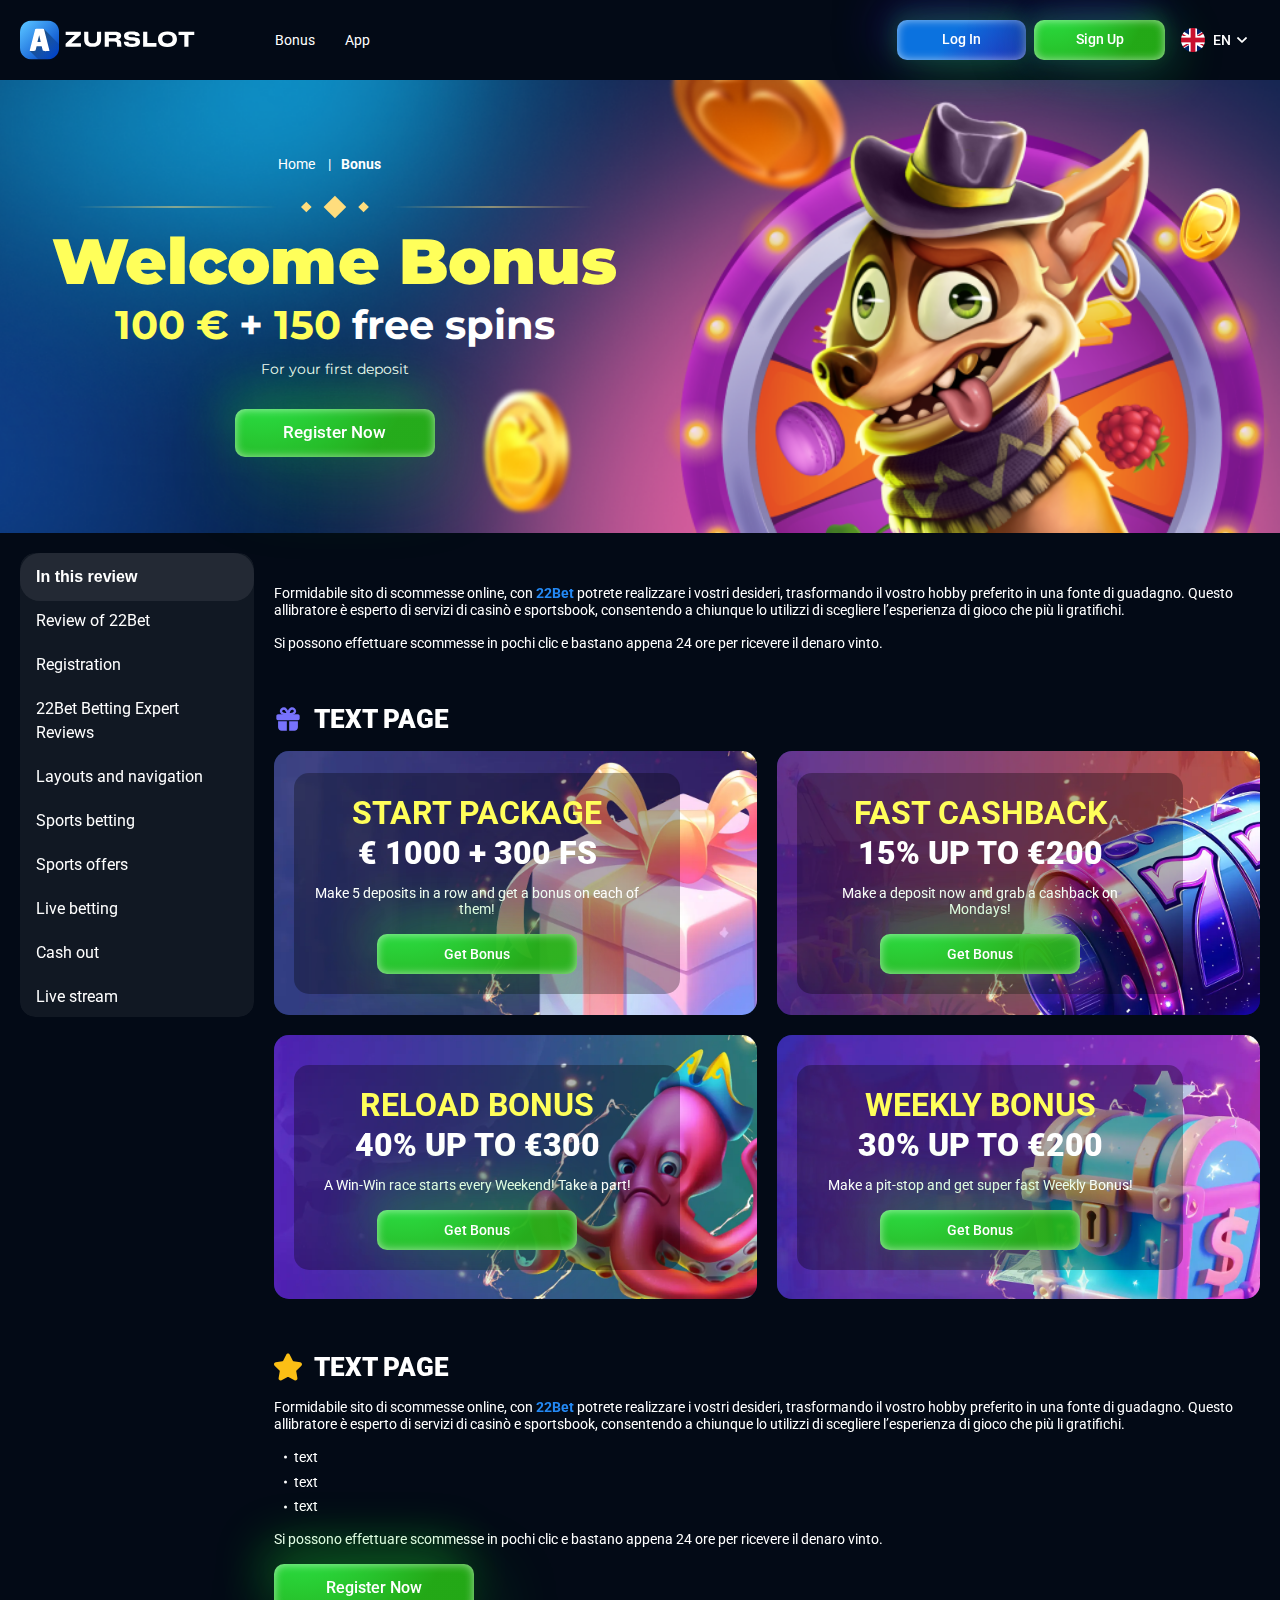
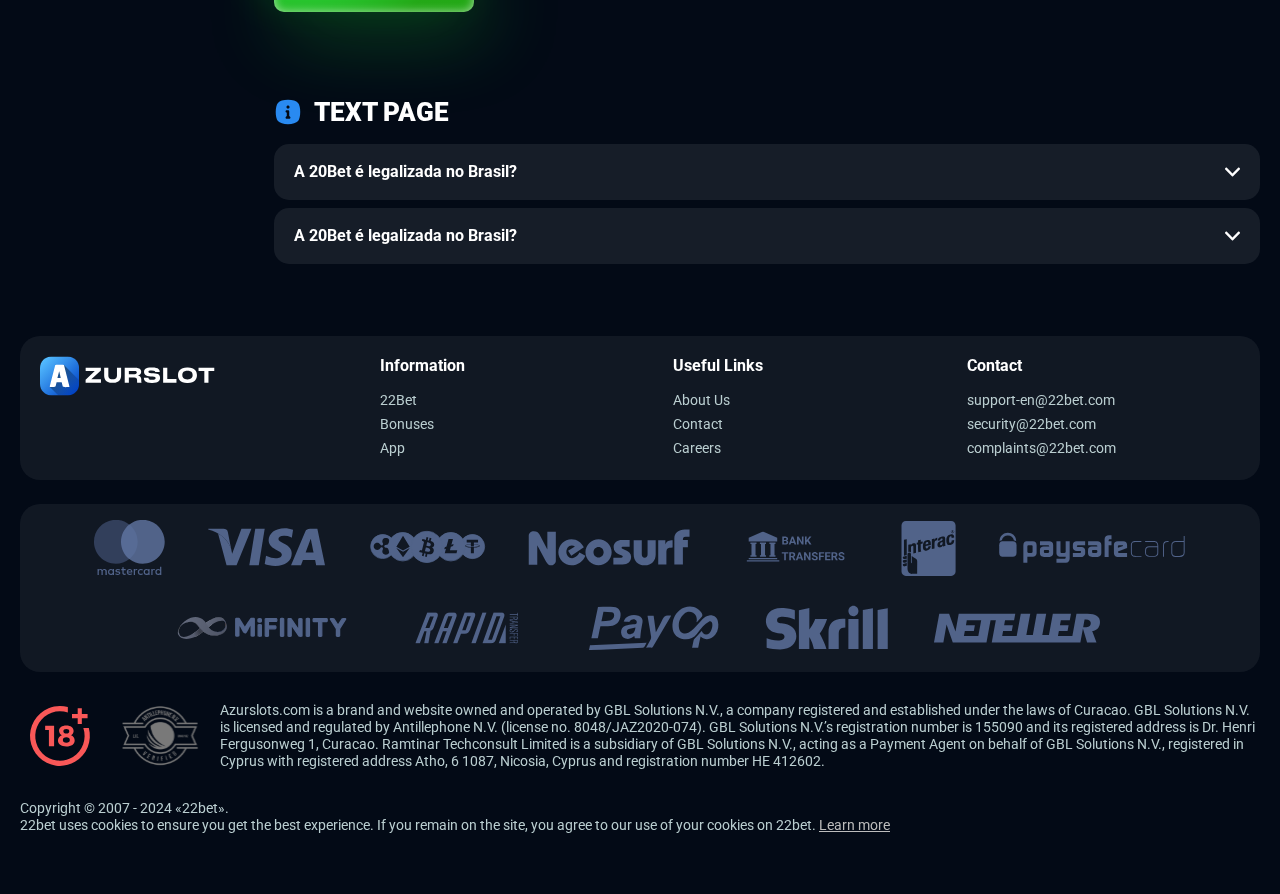
<file: bonus.html>
<!DOCTYPE html>
<html lang="en">
  <head>
    <meta charset="UTF-8" />
    <meta name="viewport" content="width=device-width, initial-scale=1.0" />
    <title>Welcome Bonus !</title>
    <meta name="description" content="" />
    <meta property="og:site_name" content="" />
    <meta property="og:title" content="" />
    <meta property="og:type" content="website" />
    <meta property="og:url" content="http://azurslotmachines.com/" />
    <meta property="og:image" content />
    <meta property="og:image:alt" content />
    <meta property="og:locale" content="en" />
    <meta property="og:description" content="" />
    <link rel="preconnect" href="https://fonts.googleapis.com" />
    <link rel="preconnect" href="https://fonts.gstatic.com" crossorigin />
    <link
      href="https://fonts.googleapis.com/css2?family=Roboto:wght@400;500;700&family=Montserrat:wght@100;200;300;400;500;600;700;800;900&display=swap"
      rel="stylesheet"
    />

    <link rel="stylesheet" href="./css/reset.css" />
    <link rel="stylesheet" href="./css/main.css" />
    <link rel="stylesheet" href="./css/media.css" />
    <link rel="icon" href="./images/favicon.png" type="image/x-icon" />
    <script
      src="https://code.jquery.com/jquery-3.6.1.min.js"
      integrity="sha256-o88AwQnZB+VDvE9tvIXrMQaPlFFSUTR+nldQm1LuPXQ="
      crossorigin="anonymous"
    ></script>
    <script type="application/ld+json">
      {
        "@context": "https://schema.org",
        "@type": "BreadcrumbList",
        "itemListElement": [
          {
            "@type": "ListItem",
            "position": 1,
            "name": "Home",
            "item": "#"
          },
          {
            "@type": "ListItem",
            "position": 2,
            "name": "Bonus",
            "item": "#"
          }
        ]
      }
    </script>

    <script type="application/ld+json">
      {
        "@context": "https://schema.org",
        "@type": "FAQPage",
        "mainEntity": [
          {
            "@type": "Question",
            "name": "A 20Bet é legalizada no Brasil?",
            "acceptedAnswer": {
              "@type": "Answer",
              "text": "O pacote especial para novos usuários da 20Bet paga 100% sobre o primeiro depósito, com limite de 600 BRL."
            }
          },
          {
            "@type": "Question",
            "name": "A 20Bet é legalizada no Brasil?",
            "acceptedAnswer": {
              "@type": "Answer",
              "text": "O pacote especial para novos usuários da 20Bet paga 100% sobre o primeiro depósito, com limite de 600 BRL."
            }
          }
        ]
      }
    </script>
  </head>
  <body>
    <header class="header">
      <section class="content header__content">
        <a href="#" class="logo header__logo"
          ><img src="./images/logo.svg" alt="logo" title=""
        /></a>
        <button class="header__btn-menu">
          <svg
            width="16px"
            height="16px"
            viewBox="0 0 16 16"
            xmlns="http://www.w3.org/2000/svg"
          >
            <rect y="0" width="16" height="3" rx="1.5"></rect>
            <rect y="6.5" width="16" height="3" rx="1.5"></rect>
            <rect y="13" width="16" height="3" rx="1.5"></rect>
          </svg>
        </button>
        <nav class="menu header__menu">
          <ul class="header__menu-list">
            <li><a href="#">Bonus</a></li>
            <li><a href="#">App</a></li>
          </ul>
          <div class="header__btn">
            <a
              href="#"
              class="header__button header__button-login header__btn-login"
              >Log In
            </a>
            <a
              href="#"
              class="header__button header__button-signin header__btn-signin"
              >Sign Up</a
            >
          </div>
        </nav>
        <a href="#" class="header__button header__button-login">Log In</a>
        <a href="#" class="header__button header__button-signin">Sign Up</a>

        <div class="header__language">
          <div class="header__flag-wrap">
            <a class="header__country" href="#">
              <span><img src="./images/flag.png" alt=" Flag" title /></span>
              <span>en</span>
            </a>
          </div>
          <div class="header__flag-menu">
            <ul>
              <li>
                <a href="#" class="header__flag-link">
                  <span>
                    <img src="./images/flag-de.png" alt="flag" title />
                  </span>
                  <span>de</span>
                </a>
              </li>
              <li>
                <a href="#" class="header__flag-link">
                  <span>
                    <img src="./images/flag-gr.png" alt="flag" title />
                  </span>
                  <span>gr</span>
                </a>
              </li>
              <li>
                <a href="#" class="header__flag-link">
                  <span>
                    <img src="./images/flag-it.png" alt="flag" title />
                  </span>
                  <span>it</span>
                </a>
              </li>
              <li>
                <a href="#" class="header__flag-link">
                  <span>
                    <img src="./images/flag-es.png" alt="flag" title />
                  </span>
                  <span>es</span>
                </a>
              </li>

              <li>
                <a href="#" class="header__flag-link">
                  <span>
                    <img src="./images/flag-pt.png" alt="flag" title />
                  </span>
                  <span>pt</span>
                </a>
              </li>
            </ul>
          </div>
        </div>
      </section>
    </header>
    <section class="hero hero__page">
      <div class="background hero__background">
        <img src="./images/bonus/bg-bonus.png" alt="hero" title />
      </div>

      <div class="hero__data hero__data-page">
        <ul class="breadcrumbs">
          <li>
            <a href="#"> <span>Home</span></a>
          </li>
          <li>
            <a href="#"> <span>Bonus</span></a>
          </li>
        </ul>
        <h1 class="title general hero__title">
          Welcome Bonus
          <strong> 100 € <span> + </span>150 <span>free spins </span></strong>
        </h1>
        <p class="hero__text">For your first deposit</p>

        <a href="#" class="button hero__button">Register Now</a>
      </div>
    </section>
    <main class="main main-page">
      <aside class="sidebar-wrapper">
        <section class="content sidebar">
          <div class="sidebar__navigation">
            <button class="sidebar__links-button">In this review</button>
            <div class="sidebar__links">
              <ul class="sidebar__links-list">
                <li><a href="#" title>Review of 22Bet</a></li>
                <li><a href="#" title>Registration</a></li>
                <li><a href="#" title>22Bet Betting Expert Reviews</a></li>
                <li><a href="#" title>Layouts and navigation</a></li>
                <li><a href="#" title>Sports betting</a></li>
                <li><a href="#" title>Sports offers</a></li>
                <li><a href="#" title>Live betting</a></li>
                <li><a href="#" title>Cash out</a></li>
                <li><a href="#" title>Live stream</a></li>
              </ul>
            </div>
          </div>
        </section>
      </aside>

      <section class="content__wrapper">
        <section class="content page-nav">
          <div class="page-nav-button sidebar__links-button">
            In this review
          </div>
          <ul class="page-nav-list sidebar__links-list">
            <li><a href="#" title>Review of 22Bet</a></li>
            <li><a href="#" title>Registration</a></li>
            <li><a href="#" title>22Bet Betting Expert Reviews</a></li>
            <li><a href="#" title>Layouts and navigation</a></li>
            <li><a href="#" title>Sports betting</a></li>
            <li><a href="#" title>Sports offers</a></li>
            <li><a href="#" title>Live betting</a></li>
            <li><a href="#" title>Cash out</a></li>
            <li><a href="#" title>Live stream</a></li>
          </ul>
        </section>
        <section class="content article">
          <p>
            Formidabile sito di scommesse online, con
            <a href="#" class="article__link">22Bet</a> potrete realizzare i
            vostri desideri, trasformando il vostro hobby preferito in una fonte
            di guadagno. Questo allibratore è esperto di servizi di casinò e
            sportsbook, consentendo a chiunque lo utilizzi di scegliere
            l’esperienza di gioco che più li gratifichi.
          </p>

          <p>
            Si possono effettuare scommesse in pochi clic e bastano appena 24
            ore per ricevere il denaro vinto.
          </p>
        </section>
        <section class="content bonuses">
          <h2 class="title high bonus__title">Text page</h2>
          <ul class="bonuses__list">
            <li class="bonuses__item">
              <div class="bonuses__img">
                <img src="./images/bonus/banner-bonus1.webp" alt="" title="" />
              </div>
              <div class="bonuses__desc">
                <div>
                  <h2 class="title high bonuses__title">
                    START PACKAGE
                    <strong>€ 1000 + 300 FS</strong>
                  </h2>
                  <p>
                    Make 5 deposits in a row and get a bonus on each of them!
                  </p>
                </div>
                <div class="bonuses__buttons">
                  <a href="#" class="button bonuses__button">Get Bonus</a>
                </div>
              </div>
            </li>
            <li class="bonuses__item">
              <div class="bonuses__img">
                <img src="./images/bonus/banner-bonus2.webp" alt="" title="" />
              </div>
              <div class="bonuses__desc">
                <div>
                  <h2 class="title high bonuses__title">
                    FAST CASHBACK
                    <strong>15% UP TO €200 </strong>
                  </h2>
                  <p>Make a deposit now and grab a cashback on Mondays!</p>
                </div>
                <div class="bonuses__buttons">
                  <a href="#" class="button bonuses__button">Get Bonus</a>
                </div>
              </div>
            </li>
            <li class="bonuses__item">
              <div class="bonuses__img">
                <img src="./images/bonus/banner-bonus3.webp" alt="" title="" />
              </div>
              <div class="bonuses__desc">
                <div>
                  <h2 class="title high bonuses__title">
                    RELOAD BONUS
                    <strong>40% UP TO €300</strong>
                  </h2>
                  <p>A Win-Win race starts every Weekend! Take a part!</p>
                </div>

                <div class="bonuses__buttons">
                  <a href="#" class="button bonuses__button">Get Bonus</a>
                </div>
              </div>
            </li>
            <li class="bonuses__item">
              <div class="bonuses__img">
                <img src="./images/bonus/banner-bonus4.webp" alt="" title="" />
              </div>
              <div class="bonuses__desc">
                <div>
                  <h2 class="title high bonuses__title">
                    WEEKLY BONUS
                    <strong>30% UP TO €200 </strong>
                  </h2>
                  <p>Make a pit-stop and get super fast Weekly Bonus!</p>
                </div>
                <div class="bonuses__buttons">
                  <a href="#" class="button bonuses__button">Get Bonus</a>
                </div>
              </div>
            </li>
          </ul>
        </section>
        <section class="content article">
          <h2 class="article__title article__title-star high title">
            Text page
          </h2>
          <p>
            Formidabile sito di scommesse online, con
            <a href="#" class="article__link">22Bet</a> potrete realizzare i
            vostri desideri, trasformando il vostro hobby preferito in una fonte
            di guadagno. Questo allibratore è esperto di servizi di casinò e
            sportsbook, consentendo a chiunque lo utilizzi di scegliere
            l’esperienza di gioco che più li gratifichi.
          </p>

          <ul>
            <li>text</li>
            <li>text</li>
            <li>text</li>
          </ul>
          <p>
            Si possono effettuare scommesse in pochi clic e bastano appena 24
            ore per ricevere il denaro vinto.
          </p>

          <a href="#" class="button article__button article__button-page"
            >Register Now</a
          >
        </section>
        <section class="content faq">
          <h2 class="title high faq__title">Text page</h2>
          <ul class="faq__list">
            <li class="faq__item">
              <h3 class="title medium faq__subtitle js-button-expander">
                A 20Bet é legalizada no Brasil?
              </h3>
              <div class="faq__answer js-expand-content">
                <p>
                  O pacote especial para novos usuários da 20Bet paga 100% sobre
                  o primeiro depósito, com limite de 600 BRL.
                </p>
              </div>
            </li>
            <li class="faq__item">
              <h3 class="title medium faq__subtitle js-button-expander">
                A 20Bet é legalizada no Brasil?
              </h3>
              <div class="faq__answer js-expand-content">
                <p>
                  O pacote especial para novos usuários da 20Bet paga 100% sobre
                  o primeiro depósito, com limite de 600 BRL.
                </p>
              </div>
            </li>
          </ul>
        </section>
      </section>
    </main>
    <footer class="footer">
      <section class="content footer__content">
        <div class="footer__wrapper">
          <div class="footer__logo-wrap">
            <a href="./index.html" class="logo footer__logo"
              ><img src="./images/logo.svg" alt="logo" title=""
            /></a>
          </div>
          <ul class="footer__menu">
            <li>
              <div>Information</div>
              <ul class="footer__info">
                <li><a href="#">22Bet </a></li>
                <li><a href="#">Bonuses</a></li>
                <li><a href="#">App </a></li>
              </ul>
            </li>

            <li>
              <div>Useful Links</div>
              <ul class="footer__info">
                <li><a href="#">About Us</a></li>
                <li><a href="#">Contact</a></li>
                <li><a href="#">Careers</a></li>
              </ul>
            </li>
            <li>
              <div>Contact</div>
              <ul class="footer__info">
                <li>
                  <a href="mailto:support-en@22bet.com">support-en@22bet.com</a>
                </li>
                <li>
                  <a href="mailto:security@22bet.com">security@22bet.com</a>
                </li>
                <li>
                  <a href="mailto:complaints@22bet.com">complaints@22bet.com</a>
                </li>
              </ul>
            </li>
          </ul>
        </div>

        <div class="footer__cards-pay">
          <ul class="footer__cards-pay-first">
            <li>
              <a href="#"
                ><img src="./images/footer-pay/mastercard.svg" alt="pay" title
              /></a>
            </li>
            <li>
              <a href="#"
                ><img src="./images/footer-pay/visa.svg" alt="pay" title
              /></a>
            </li>
            <li>
              <a href="#"
                ><img src="./images/footer-pay/crypto.svg" alt="pay" title
              /></a>
            </li>
            <li>
              <a href="#"
                ><img src="./images/footer-pay/neosurf.svg" alt="pay" title
              /></a>
            </li>
            <li>
              <a href="#"
                ><img
                  src="./images/footer-pay/bank-transfers.svg"
                  alt="pay"
                  title
              /></a>
            </li>
            <li>
              <a href="#"
                ><img src="./images/footer-pay/interac.svg" alt="pay" title
              /></a>
            </li>
            <li>
              <a href="#"
                ><img src="./images/footer-pay/paysafecard.svg" alt="pay" title
              /></a>
            </li>
            <li>
              <a href="#"
                ><img
                  class="footer__cards-pay-img"
                  src="./images/footer-pay/mifinity.svg"
                  alt="pay"
                  title
              /></a>
            </li>
            <li>
              <a href="#"
                ><img
                  class="footer__cards-pay-img"
                  src="./images/footer-pay/rapid.svg"
                  alt="pay"
                  title
              /></a>
            </li>
            <li>
              <a href="#"
                ><img
                  class="footer__cards-pay-img"
                  src="./images/footer-pay/payOp.svg"
                  alt="pay"
                  title
              /></a>
            </li>
            <li>
              <a href="#"
                ><img
                  class="footer__cards-pay-img"
                  src="./images/footer-pay/skrill.svg"
                  alt="pay"
                  title
              /></a>
            </li>
            <li>
              <a href="#"
                ><img
                  class="footer__cards-pay-img"
                  src="./images/footer-pay/neteller.svg"
                  alt="pay"
                  title
              /></a>
            </li>
          </ul>
        </div>
        <div class="footer__text">
          <div class="footer__img">
            <img src="./images/age.svg" alt="age" title />
            <img src="./images/footer-frame.svg" alt="frame" title />
          </div>
          <p>
            Azurslots.com is a brand and website owned and operated by GBL
            Solutions N.V., a company registered and established under the laws
            of Curacao. GBL Solutions N.V. is licensed and regulated by
            Antillephone N.V. (license no. 8048/JAZ2020-074). GBL Solutions
            N.V.’s registration number is 155090 and its registered address is
            Dr. Henri Fergusonweg 1, Curacao. Ramtinar Techconsult Limited is a
            subsidiary of GBL Solutions N.V., acting as a Payment Agent on
            behalf of GBL Solutions N.V., registered in Cyprus with registered
            address Atho, 6 1087, Nicosia, Cyprus and registration number ΗΕ
            412602.
          </p>
        </div>
        <div class="footer__copy">
          <p>Copyright &copy; 2007 - 2024 «22bet».</p>
          <p>
            22bet uses cookies to ensure you get the best experience. If you
            remain on the site, you agree to our use of your cookies on 22bet.
            <a href="" class="footer__link">Learn more</a>
          </p>
        </div>
      </section>
    </footer>
    <script src="./js/sidebar.js" defer></script>
    <script src="./js/expander.js" defer></script>
    <script src="./js/mobile-menu.js" defer></script>
    <script src="./js/flag.js" defer></script>
  </body>
</html>
</file>
<file: css/main.css>
html {
  scroll-behavior: smooth;
  text-size-adjust: 100%;
  box-sizing: border-box;
}

body {
  display: block;
  position: relative;
  width: 100%;
  background: #030a16;
  font-family: "Roboto", sans-serif;
  font-size: 14px;
  font-weight: 400;
  line-height: 120%;
  text-align: left;
  color: #ffffff;
  overflow-x: hidden;
}

body.no-scroll {
  overflow: hidden;
}

.content {
  display: block;
  position: relative;
  width: 100%;
  max-width: 1163px;
  max-width: 1400px;
  /* overflow: hidden; */
  border-radius: 15px;
  background: transparent;
  padding: 32px 0;
  margin: 0 auto 20px auto;
}

h1,
h2,
h3,
h4,
.title {
  display: block;
  position: relative;
  font-size: 64px;
  font-weight: 900;
  line-height: 72px;
  text-align: center;
  color: #ffff5a;
}

h1 {
  font-family: "Montserrat", sans-serif;
}

h2,
.title.high {
  display: flex;
  justify-content: left;
  align-items: center;
  font-size: 26px;
  line-height: 32px;
  font-weight: 900;
  color: #ffffff;
  text-align: center;
  text-transform: uppercase;
  margin-bottom: 16px;
}

h3,
title.medium {
  font-size: 16px;
  font-weight: 900;
  line-height: 24px;
  text-align: left;
  color: #ffffff;
  text-transform: uppercase;
}
h4,
title.mini {
  font-size: 28px;
  font-weight: 700;
  line-height: 32px;
  text-align: center;
  color: #ffffff;
}

article > *,
.article > *,
.desk > * {
  margin-top: 16px;
}

article > *:first-child,
.article > *:first-child,
.desk > *:first-child {
  margin-top: 0 !important;
}

article > h2,
.article > h2,
.desk > h2 {
  margin-top: 32px;
}

article > h3,
.article > h3,
.desk > h3 {
  margin-top: 16px;
}
article > h4,
.article > h4,
.desk > h4 {
  margin-top: 16px;
}

.button {
  position: relative;
  width: 200px;
  height: 48px;
  background: radial-gradient(
      73.75% 264.58% at 14.25% -86.46%,
      #2df151 0%,
      rgba(38, 181, 23, 0.93) 100%
    )
    /* warning: gradient uses a rotation that is not supported by CSS and may not behave as expected */;

  box-shadow: 10px 20px 80px 0 rgba(30, 233, 50, 0.3),
    -10px -20px 50px 0 rgba(30, 233, 50, 0.3),
    inset 0 0 10px 0 rgba(255, 255, 255, 0.6);

  border-radius: 10px;
  overflow: hidden;
  font-size: 17px;
  font-weight: 500;
  line-height: 100%;
  text-align: center;
  text-decoration: none;
  text-transform: capitalize;
  color: #ffffff;
  white-space: nowrap;
  cursor: pointer;
  padding: 15px 40px;
  margin: 0 auto;
  transition: all 0.5s;
  /* background: linear-gradient(0deg,  #16A302 ,   #00BCB1 ); */
}

.button:hover {
  transform: scale(1.1);
}

.header__button {
  position: relative;
  min-width: 131px;
  height: 40px;
  font-size: 14px;
  font-weight: 500;
  line-height: 100%;
  text-align: center;
  text-decoration: none;
  text-transform: capitalize;

  white-space: nowrap;
  color: #ffffff;
  cursor: pointer;
  background: radial-gradient(
      73.75% 264.58% at 14.25% -86.46%,
      #2df151 0%,
      rgba(38, 181, 23, 0.93) 100%
    )
    /* warning: gradient uses a rotation that is not supported by CSS and may not behave as expected */;

  box-shadow: 10px 20px 80px 0 rgba(30, 233, 50, 0.3),
    -10px -20px 50px 0 rgba(30, 233, 50, 0.3),
    inset 0 0 10px 0 rgba(255, 255, 255, 0.6);
  box-shadow: 10px 10px 50px 0px #1ee9324d, -10px -10px 50px 0px #1b0c71,
    -2px -6px 20px 0px #1ee9324d, 0px 0px 10px 0px #ffffff99 inset;
  border-radius: 10px;
  overflow: hidden;
  padding: 12px 30px;
  margin: 0 auto;
}

.header__button-signin {
  margin-right: 8px;
  margin-left: 0;
  transition: all 0.5s;
}

.header__button-login {
  background: radial-gradient(
      71.88% 278.12% at 92.71% 230.47%,
      #3019b0 0%,
      #0b72df 100%
    )
    /* warning: gradient uses a rotation that is not supported by CSS and may not behave as expected */;

  min-width: 129px;
  margin-left: auto;
  margin-right: 8px;
}

.header__button:hover {
  transform: scale(1.05);
}

.header,
.main,
.footer {
  display: flex;
  position: relative;
  justify-content: space-between;
  align-items: center;
  width: 100%;
  max-width: 1600px;
  padding: 20px;
  margin: 0 auto;
}

.background,
.hero__background {
  display: block;
  position: absolute;
  bottom: 0;
  left: 0;
  height: 100%;
  width: 100%;
  overflow: hidden;
}

.background img,
.hero__background img {
  position: relative;
  display: block;
  width: 100%;
  height: 100%;
  object-fit: cover;
}
.images img {
  border-radius: 20px;
  width: 100%;
  height: 100%;
  overflow: hidden;
}

/* -------------------HEADER---------------- */

.header {
  position: fixed;
  top: 0;
  left: 0;
  right: 0;
  background: #030a16;
  padding: 0;
  z-index: 100;
  max-width: 100%;
}

.header__content {
  display: flex;
  align-items: center;
  flex-direction: row;
  max-width: 1600px;
  max-height: 80px;
  border-radius: 0;
  background: #030a16;
  padding: 20px;
  margin-bottom: 0;
}

.logo {
  display: block;
  position: relative;
  flex: 0 0 179px;
  margin-right: 61px;
  padding: 20px 0;
  transition: all 0.5s;
}

.logo:hover {
  transform: scale(1.2);
}

.logo img {
  display: block;
  position: relative;
  width: auto;
  max-height: 40px;
}

.header__menu {
  display: flex;
  white-space: nowrap;
  max-height: calc(100vh - 60px);
  overflow-y: auto;
}

.header__menu-list {
  display: flex;
  flex: 1 1 auto;
  flex-direction: row;
  justify-content: center;
  align-items: center;
  white-space: nowrap;

  border-radius: 20px;
}

.header__menu-list li {
  display: block;
  text-align: left;
  padding: 0 15px;
  transition: all 0.5s;
}

.header__menu-list li a {
  display: block;
  color: #ffffff;
  font-weight: 500;
  padding: 10px 0;
}

.header__menu li a:hover {
  color: #00b25b;
}
.header__country {
  display: flex;
  align-items: center;
  gap: 8px;
  border-radius: 20px;
  padding: 8px 29px 8px 8px;

  margin-left: auto;
}

.header__country::after {
  content: "";
  position: absolute;
  display: block;
  width: 16px;
  height: 16px;
  top: 50%;
  transform: translateY(-50%);
  right: 10px;
  background: url(../images/arrowDown-menu.svg) no-repeat center center /
    contain;
  transition: transform 0.3s ease-in-out;
}

.header__country.active::after {
  transform: translateY(-50%) rotate(-180deg);
}

.header__country span:last-child {
  color: #ffffff;
  font-weight: 500;
  font-size: 14px;
  line-height: 100%;
  text-transform: uppercase;
}

.header__country img,
.header__flag-link img {
  width: 24px;
  height: 24px;
  vertical-align: middle;
}

.header__menu-list li {
  display: block;
  text-align: left;
  transition: all 0.5s;
}

.header__menu-list li a {
  display: block;
  color: #ffffff;
  font-weight: 400;
  padding: 10px 0;
}

.header__menu li a:hover {
  color: #18c214;
}

.sidebar__country span {
  display: inline-block;
}

.sidebar__country-menu img {
  width: 24px;
  height: 24px;
  vertical-align: middle;
  margin-right: 10px;
}

.header__country.active {
  border-bottom-right-radius: 0;
  border-bottom-left-radius: 0;
}

.header__flag-wrap {
  border-radius: 20px;
}

.header__country.active {
  border-radius: 20px;
}

.header__flag-menu {
  display: none;
  position: absolute;
  top: 67px;
  right: 23px;
  height: auto;
  border-bottom-right-radius: 12px;
  border-bottom-left-radius: 12px;
  border-top-right-radius: 12px;
  border-top-left-radius: 12px;
  background: #292f39;
  padding: 8px 0;
  z-index: 9999;
}

.header__flag-link {
  display: flex;
  flex-direction: row;
  align-items: center;
  justify-content: flex-start;
  padding: 8px 16px;
  gap: 9px;
}
.header__flag-menu.active {
  display: block;
}

/* .header__flag-menu ul li + li {
  margin-top: 8px;
} */

.header__flag-link:last-child span {
  font-weight: 500;
  color: #ffffff;
  text-transform: uppercase;
}

.header__btn {
  display: none;
}
/* -------------- header__btn-menu-----------*/

.header__btn-menu {
  display: block;
  flex: 0 1 auto;
  min-width: 0;
  background: #ffffff1a;

  border: 1px solid #ffffff;
  padding: 12px;
  order: 3;
  transition: all 0.5s;
}

svg {
  position: relative;
  fill: #ffffff;
  line-height: 1;
  vertical-align: 1;
}

.header__btn-menu {
  display: none;
}

/* -------------main------------- */
.main {
  padding-top: 100px;
  padding-bottom: 0;
}

.content__wrapper {
  display: block;
  position: relative;
  flex: 1 1 100%;
  margin-left: 20px;
}

/* -------------sidebar--------- */

.sidebar-wrapper {
  display: block;
  position: relative;
  align-self: stretch;
  flex: 0 0 234px;
}
.sidebar {
  position: sticky;

  top: 87px;
  bottom: 20px;
  padding: 0px;
  overflow-y: auto;

  max-height: calc(100vh - 100px);
}

.sidebar::-webkit-scrollbar {
  display: none;
}

.sidebar__menu ul li a {
  display: block;
  position: relative;
  color: #ffffff;
  transition: all 0.5s;
  display: flex;
  align-items: center;
  transition: all 0.5s;
}

.sidebar__menu ul li a img {
  /* filter: brightness(0) invert(1); */
}

.sidebar__menu ul li:hover a img {
  filter: invert(84%) sepia(100%) saturate(500%) hue-rotate(0deg)
    brightness(500%);
}

.sidebar__menu ul li:hover a {
  color: #ffff5a;
}

/*  */

.sidebar__menu {
  border-radius: 15px;

  background: #ffffff0f;

  margin-bottom: 16px;
}

.sidebar__menu ul li {
  display: flex;
  align-items: center;
  padding: 8px 16px;
  transition: all 0.5s;
}

.sidebar__menu ul li + li {
  margin-top: 10px;
}
.sidebar__menu li a img {
  position: relative;
  min-width: 24px;
  min-height: 24px;
  margin: auto;
  margin-right: 12px;
  vertical-align: middle;
}

.icon-blur {
  position: relative;
  display: flex;
  align-items: center;
  width: 40px;
  height: 40px;
}

.icon-blur span {
  position: absolute;
  top: 0px;
  left: -4px;
  width: 100%;
  height: 100%;
  filter: blur(5px);
  background: #16a3025e;
  z-index: 0;
  border-radius: 50%;
}

.sidebar__menu li:nth-child(2) a .icon-blur span {
  background: #0855c95e;
}
.sidebar__menu li:nth-child(3) a .icon-blur span {
  background: #de941d5e;
}
.sidebar__menu li:nth-child(4) a .icon-blur span {
  background: #ff070b5e;
}
video.sidebar__menu li:nth-child(5) a .icon-blur span {
  background: #f2f2925e;
}
.sidebar__menu li:nth-child(6) a .icon-blur span {
  background: #c031cd5e;
}
.sidebar__menu li:nth-child(7) a .icon-blur span {
  background: #22c21a5e;
}

.sidebar__links-button,
.sidebar__links-menu {
  position: relative;
  font-size: 16px;
  font-weight: 700;
  line-height: 24px;
  color: #ffffff;
  text-align: left;
  background: none;

  white-space: normal;
  width: 100%;
  padding-right: 70px;
  background: #ffffff14;
  border-radius: 20px;
  padding: 12px 16px;
  transition: all 0.5s;
}

/* .sidebar__links-button.active {
  margin-bottom: 16px;
} */

.sidebar__navigation {
  border-radius: 15px;
  background: #ffffff0f;
}

.page-nav-button::after {
  content: "";
  display: block;
  position: absolute;
  right: 16px;
  top: 50%;
  transform: translateY(-50%);
  width: 11px;
  height: 11px;
  background: url(../images/faq-arrowDown.svg) no-repeat center center / contain;
  transition: transform 0.3s ease-in-out;
}

.page-nav-button.active::after {
  transform: translateY(-50%) rotate(180deg);
}

.sidebar__links-list li a {
  position: relative;
  display: block;
  color: #ffffff;
  font-size: 16px;
  line-height: 24px;
  padding: 8px 16px;
  transition: all 0.5s;
}

.sidebar__links-list.active {
  display: block;
}

.sidebar__links-list li a:hover {
  color: #2489f4;

  font-weight: 700;
}

.sidebar__links-list {
  display: block;
  max-height: 100vh;
  /* margin-top: 8px; */
}

.sidebar__links-list li + li {
  padding-top: 4px;
}

.page-nav-button {
  margin-bottom: 0;
  cursor: pointer;
}

.sidebar__links-list,
.page-nav-list {
  overflow: hidden;
  max-height: 0;
  transition: max-height 0.5s ease;
}

.sidebar__links-list.active,
.page-nav-list.active {
  display: block;
  max-height: 1000px;
  /* padding: 8px 0; */
}

/* .page-nav-list.active {
  margin-top: 20px;
} */

.page-nav {
  display: none;
  padding: 0;
  background: #ffffff0f;
}

/* -----------hero------ */

.hero {
  display: flex;
  justify-content: left;
  align-items: center;
  min-height: 453px;
  height: 453px;
  padding: 0;
  border-radius: 20px;
  padding: 30px 20px;
  overflow: hidden;
}

.hero__data {
  display: flex;
  flex-direction: column;
  justify-content: center;
  position: relative;

  border-radius: 20px;
  padding: 32px;
}

.hero__title {
  position: relative;
  display: flex;
  flex-direction: column;
  text-align: center;
  padding-top: 40px;
  margin-bottom: 16px;
}

.hero__title::before {
  content: "";
  display: block;
  position: absolute;
  top: 10px;
  left: 50%;
  width: 100%;
  max-width: 516px;
  min-width: 200px;
  height: 24px;
  transform: translateX(-50%);
  background: url(../images/before-h1.svg) no-repeat center center / contain;
}
.hero__title strong {
  font-size: 40px;
  line-height: 100%;
  font-weight: 700;
  margin-top: 8px;
}

.hero__title strong span {
  color: #ffffff;
}

.hero__rating {
  display: flex;
  justify-content: center;
  align-items: center;
  margin-bottom: 16px;
  font-size: 16px;
  line-height: 24px;
  font-weight: 400;
  color: #ffffff;
}

.hero__rating p {
  margin-right: 16px;
  text-transform: capitalize;
}
.hero__rating span {
  display: flex;
  align-items: center;
  white-space: nowrap;
  gap: 4px;
}

.hero__text {
  font-family: "Montserrat", sans-serif;
  margin-bottom: 32px;
  text-align: center;
  color: #ffffff;
}
.hero__button {
  margin-left: auto;
  z-index: 3;
}
/* -------------article--------------- */

.article .article__subtitle {
  justify-content: start;
  font-size: 20px;
  line-height: 32px;
  color: #ffffff;
  padding: 0;
  margin: 16px 0 0 0;
  text-decoration: none;
}

.article__button,
.ratings__button {
  display: flex;
  justify-content: center;
  align-items: center;

  font-size: 16px;
  line-height: 20px;
  text-transform: none;
  margin-top: 16px;
  margin-right: auto;
  margin-left: 0;
}

.article__button:hover,
.ratings__button:hover {
  transform: none;
  background: radial-gradient(
      45.91% 85.94% at 55.4% 14.06%,
      rgba(255, 255, 255, 0.4) 0%,
      rgba(255, 255, 255, 0.032) 100%
    ),
    radial-gradient(
      121.48% 78.97% at 22.73% 20.31%,
      rgba(48, 25, 176, 0.2) 18.62%,
      rgba(9, 91, 178, 0.2) 100%
    ),
    radial-gradient(177.49% 126.29% at 33.52% -15.63%, #2575de 0%, #221be8 85%),
    radial-gradient(317.72% 44.57% at 82.39% 55.47%, #1f28d6 0%, #2849ef 100%);
}

.article ul li {
  position: relative;
  padding-left: 20px;
}

.article ul li::before {
  content: "";
  position: absolute;
  display: block;
  width: 3px;
  height: 3px;
  border-radius: 50%;
  top: 50%;
  transform: translateY(-50%);
  left: 10px;
  background: #ffffff;
}

/* для нумерованного списка */

.article ol {
  counter-reset: ol;
  position: relative;
}

.article ol li {
  counter-increment: ol;
  position: relative;
  padding-left: 20px;
}

.article ol li::before {
  content: counter(ol) ".";
  display: inline-block;
  position: absolute;
  font: inherit;
  font-weight: 700;
  color: inherit;
  left: 0;
  top: 50%;
  transform: translateY(-50%);
}
/*  */

.article ul {
  display: flex;
  flex-direction: column;
  gap: 8px;
}

/* ------about----------- */

table {
  width: 100%;
  display: flex;

  gap: 20px;
}
.about__group {
  display: flex;
  flex-direction: column;
  width: 100%;
  gap: 4px;
}

.about__group tr {
  display: flex;
  position: relative;
  background: #ffffff14;

  border-radius: 15px;
  justify-content: center;
  text-align: left;

  border-radius: 15px;

  gap: 4px;
}

.features ul li,
.about__group tr {
  padding: 12px 20px;
}

table td:first-child {
  font-weight: 700;
  width: 50%;

  text-transform: none;
  padding-right: 5px;
}
table td:last-child {
  width: 50%;
}

/* ------------features------ */
.about,
.features {
  padding-top: 0;
}
.features__info {
  display: flex;
  position: relative;
  width: 100%;
  height: auto;
  gap: 20px;
}
.features__list {
  width: 100%;

  border-radius: 15px;
  display: flex;
  gap: 20px;
  justify-content: space-between;
}

.features__info ul li {
  display: flex;
  align-items: center;
  background: #ffffff14;

  border-radius: 15px;
  padding: 12px 20px 12px 60px;
}

.features__info ul li::before {
  content: "";
  display: block;
  position: absolute;
  min-width: 24px;
  height: 24px;
  left: 20px;
  background: url(../images/main/features-icon.svg) no-repeat center center /
    contain;
}

.features__list .banner__features {
  margin-bottom: 0;
  height: auto;
  /* padding: 20px; */
}

.features__info ul {
  display: flex;
  flex-direction: column;
  gap: 4px;
}

.about__title,
.article__title,
.article__title-star,
.article__title-cube,
.article__title-roulette,
.ratings__title,
.faq__title,
.bonus__title,
.features__title-jackpot {
  padding-left: 40px;
}

.about__title::before,
.article__title::before,
.article__title-star::before,
.article__title-cube::before,
.article__title-roulette::before,
.ratings__title::before,
.faq__title::before,
.bonus__title::before,
.features__title-jackpot::before {
  content: "";
  display: block;

  position: absolute;
  left: 0;
  width: 28px;
  height: 28px;
  background: url(../images/before-features.svg) no-repeat center center /
    contain;
}

.article__title::before {
  background: url(../images/before-article1.svg) no-repeat center center /
    contain;
}
.article__title-star::before {
  background: url(../images/before-article2.svg) no-repeat center center /
    contain;
}

.article__title-cube::before {
  background: url(../images/before-article3.svg) no-repeat center center /
    contain;
}

.article__title-roulette::before {
  background: url(../images/before-article4.svg) no-repeat center center /
    contain;
}

.ratings__title::before {
  background: url(../images/before-ratings.svg) no-repeat center center /
    contain;
}

.faq__title::before {
  background: url(../images/before-faq.svg) no-repeat center center / contain;
}

.bonus__title::before {
  background: url(../images/before-title-bonus.svg) no-repeat center center /
    contain;
}

.features__title-jackpot::before {
  background: url(../images/before-article-jackpot.svg) no-repeat center center /
    contain;
}

/* -------------banner---------------- */

.banner {
  display: flex;
  align-items: center;
  justify-content: left;
  overflow: hidden;
  width: 100%;
  height: 370px;

  padding: 20px;
  background: transparent;
  border-radius: 12px;
  margin-bottom: 20px;
}

.banner__info {
  display: flex;

  flex-direction: column;
  align-items: center;
  position: relative;

  text-align: center;

  border-radius: 12px;
  padding: 16px;
}

.banner .banner__title-main {
  text-align: left;
  flex-direction: column;
  align-items: center;
  font-weight: 900;
  line-height: 72px;
  font-family: "Montserrat", sans-serif;
  font-size: 64px;
  color: #ffff5a;
  width: 100%;
  text-transform: none;
  margin-bottom: 16px;
}

.banner__info p {
  font-family: "Montserrat", sans-serif;
}

.banner .banner__title::after {
  display: none;
}

.banner__title-main > *:last-child {
  color: #ffff5a;
  font-size: 32px;
  line-height: 40px;

  font-weight: 700;
}

.banner__title-main span {
  color: #ffffff;
}

.banner .banner__background img {
  object-position: 100%;
}

.banner__button {
  margin-left: auto;
  margin-top: 16px;
}

/* ------------ratings------------------- */

.ratings__list {
  display: flex;

  flex-wrap: wrap;
  display: grid;
  grid-template-columns: repeat(2, 1fr);
  gap: 20px;
}

.ratings__list li {
  position: relative;
  display: flex;
  justify-content: left;
  flex-direction: column;
  background: #ffffff14;

  border-radius: 15px;
  gap: 16px;
  padding: 24px 20px;
  color: #ffffff;
}

.ratings__content {
  display: flex;
  gap: 20px;
}

.ratings__info {
  display: flex;
  flex-direction: row-reverse;
  justify-content: space-between;
  align-items: center;
  font-size: 16px;
  line-height: 24px;
  font-weight: 700;
  text-transform: capitalize;
}

.ratings__img {
  width: 100%;
  height: 24px;
  border-radius: 10px;
  background: #ffffff14;

  overflow: hidden;
}

.ratings__list .ratings__img span {
  all: unset;
  display: block;
  height: 24px;
  background: linear-gradient(90deg, #19229b 0%, #fe28a3 100%);

  border-radius: 10px;
}
/* --------faq------------- */

.faq__subtitle {
  position: relative;
  font-weight: 700;
  font-size: 16px;
  line-height: 24px;
  text-align: left;
  border-radius: 15px;
  background: #ffffff14;

  color: #ffffff;
  text-transform: none;
  cursor: pointer;
  padding: 16px 56px 16px 20px;
}

.faq__list li + li {
  margin-top: 8px;
}

.faq__subtitle::after {
  content: "";
  display: block;
  position: absolute;
  top: 50%;
  transform: translateY(-50%);
  right: 20px;
  width: 16px;
  height: 16px;
  background: url(../images/faq-arrowDown.svg) no-repeat center center / contain;
  transition: transform 0.3s ease-in-out;
}

.faq__subtitle.active::after {
  transform: translateY(-50%) rotate(180deg);
}

.faq__item.active {
  position: relative;
  background: #ffffff14;
  border-radius: 15px;
}

.faq__item.active::before {
  content: "";
  display: block;
  position: absolute;
  top: 0;
  left: 0;
  right: 0;
  bottom: 0;
  padding: 2px;
  background: linear-gradient(90deg, #19229b 0%, #fe28a3 100%);

  mask: linear-gradient(#fff 0 0) content-box, linear-gradient(#fff 0 0);
  -webkit-mask-composite: destination-out;
  border-radius: 12px;
}

.faq__subtitle.active {
  border: none;
  border-radius: 15px 15px 0 0;
}

.faq__answer {
  position: relative;
  padding: 0 20px 16px 20px;
  border-radius: 15px;
  background: #ffffff14;

  color: #ffffff;
  border-top-right-radius: 0;
  border-top-left-radius: 0;
}

.js-expand-content {
  display: none;
  overflow: hidden;
}
/*  */

.js-expand-content.expanded {
  height: 100%;
}

/* ---------main__arrow------ */
.main__arrow {
  display: block;
  position: fixed;
  width: 32px;
  height: 32px;
  right: 20px;
  bottom: 20px;
  background: url(../images/ArrowUp.svg) no-repeat center center / contain;
  z-index: 100;
}

/* -------footer------------ */
.footer {
  padding-top: 0;
  padding-left: 270px;
  padding-left: 0;
  padding-right: 0;
}

.footer__content {
  display: flex;
  flex-direction: column;
  align-items: center;
  color: #baced0;
  max-width: 1600px;
  background: transparent;
  gap: 24px;
  padding: 20px;
}

.footer__logo {
  display: flex;
  max-height: 40px;
  max-width: 179px;
  flex: 0 0 179px;
  padding: 0;
}

.footer__logo img {
  display: block;
}
.footer__menu {
  display: flex;
  flex-wrap: wrap;
  gap: 20px;
  align-items: center;
  align-content: center;
  justify-content: center;
  border-radius: 20px;
  align-items: flex-start;
}

.footer__menu li {
  flex: 1 0 calc((100% - 2px) / 5);
}

.footer__desc p {
  font-size: 12px;
  line-height: 14px;
}

.footer__desc img {
  width: 60px;
}

.footer__info li {
  position: relative;
}

.footer__img-wrap {
  display: flex;
  flex-direction: row;
  gap: 8px;
}

.footer__menu li div,
.footer__wrapp div {
  font-size: 16px;
  font-weight: 700;
  line-height: 20px;
  margin-bottom: 12px;
  color: #ffffff;
}

.footer__menu li a {
  position: relative;
  display: block;
  font-size: 14px;
  font-weight: 400;
  line-height: 16px;
  white-space: nowrap;
  color: inherit;
  padding: 4px 16px 4px 0;
  transition: all 0.5s ease;
}

.footer__link {
  color: #bcbcbc;
  text-decoration: underline;
  transition: all 0.5s ease;
}

.footer__link:hover {
  color: #ffff5a;
}
.footer__menu li a:hover {
  color: #e12151;
}

.footer__wrap {
  display: flex;
  justify-content: space-between;
  align-items: flex-start;
  gap: 12px;
}
.footer__wrap img {
  display: block;
  width: 64px;
  height: 56px;
}

.footer__age {
  color: #ffffff;
  font-size: 20px;
  line-height: 24px;
  font-weight: 700;
  flex: 0 0 60px;
}

.footer__wrapper-content {
  width: 100%;
  display: flex;
  justify-content: space-between;
  align-items: center;
  gap: 20px;
}

.footer__wrapp img {
  display: block;
  width: 40px;
  height: 40px;
  margin-left: auto;
}

.footer__wrapper {
  display: flex;
  flex-direction: row;
  gap: 100px;
  background: #ffffff0f;
  border-radius: 20px;
  padding: 20px;
  width: 100%;
}

.footer__img {
  display: flex;
  flex: 0 0 180px;
  flex-direction: row;
  gap: 20px;
}

.footer__logo-wrap {
  display: flex;
  justify-content: space-between;
  flex-direction: row;
}

.footer__flag-wrap {
  background: #14235a;
  border-radius: 10px;
  padding: 12px;
}

.footer__info img {
  margin-right: 8px;
  vertical-align: middle;
}

.footer__cards-pay {
  background: #ffffff0f;
  border-radius: 20px;
  gap: 24px;
  padding: 16px;
}

.footer__cards-pay ul {
  display: flex;
  justify-content: center;
  flex-wrap: wrap;
  row-gap: 24px;
  column-gap: 40px;
}

.footer__cards-pay a img {
  display: block;
  height: 56px;
  transition: all 0.5s;
}

.footer__cards-pay a img:hover {
  transform: scale(1.1);
}

.footer__cards-casino ul {
  display: flex;
  flex-wrap: wrap;
  gap: 12px;
  justify-content: center;
  border-bottom: 1px solid #51638980;
  padding: 16px 0 40px 0;
}

.footer__cards-casino ul li a {
  display: block;
  transition: all 0.5s;
}

.footer__cards-casino ul li a:hover {
  transform: scale(1.1);
}

.footer__text {
  display: flex;
  align-items: center;
  gap: 20px;
}

.footer__copy {
  width: 100%;
}
/* --------------bonus-page--------------- */

.hero__background {
  position: relative;
  object-position: 100%;
}

.hero__page {
  width: 100vw;
  padding: 0;
  margin-bottom: 20px;
  margin-top: 80px;
  border-radius: 0;
}

.main-page {
  padding-top: 0;
}

.hero__data-page {
  position: absolute;
  /* margin-left: 322px; */
  margin-left: 28%;
}
.breadcrumbs {
  display: flex;
  justify-content: center;
  text-align: center;
  margin-bottom: 12px;
  white-space: nowrap;
}

.breadcrumbs li:not(:last-child) a {
  padding-left: 0;
}

.hero__title-page {
  color: #ffffff;
}

.breadcrumbs li a {
  font-weight: 400;
  color: #ffffff;
  padding: 10px;
}

.breadcrumbs li:first-child a:hover {
  color: #1be181;
}

.breadcrumbs li:last-child a {
  font-weight: 700;
  cursor: default;
}

.breadcrumbs > li:not(:last-child):after {
  content: "|";
  position: relative;
  color: #ffffff;
}

.hero__title-bonus {
  margin-bottom: 16px;
}

.article__link {
  color: #2489f4;
  font-weight: 700;
}

.banner__background-page {
  height: 173px;
  max-height: 100%;
  object-fit: cover;
}

.banner__background-page img {
  display: block;
  height: 100%;
  width: 100%;
  object-fit: cover;
}

.content.bonuses {
  padding: 0;
  background: none;
  border-radius: 0;
  box-shadow: none;
}

.bonuses__list {
  display: flex;
  flex-wrap: wrap;
  gap: 20px;
  width: 100%;
  display: grid;
  grid-template-columns: repeat(2, 1fr);
}

.bonuses__item {
  display: flex;
  align-items: center;
  position: relative;
  flex-direction: row;
  height: auto;
  border-radius: 15px;
  background: #09224d;
  overflow: hidden;
  width: 100%;
}

.bonuses__item > * {
  position: relative;
}

.bonuses__item + .bonuses__item {
  margin-top: 0;
}

.bonuses__item:before {
  display: none;
}

.bonuses__img {
  width: 100%;
  height: 100%;
}

.bonuses__img img {
  display: block;
  width: 100%;
  /* height: 180px; */
  height: 100%;
  /* min-height: 180px; */
}

.bonuses__desc {
  position: absolute;
  display: flex;
  width: 60%;
  flex-direction: column;
  align-items: center;
  padding: 20px 40px 20px 20px;
  text-align: center;
  gap: 16px;
}

.title.bonuses__title {
  flex-direction: column;
  color: #ffff5a;
  border: none;
  position: relative;
  font-weight: 700;
  font-size: 32px;
  line-height: 40px;
  align-items: center;
  margin-bottom: 12px;
}

.title.bonuses__title strong {
  color: #ffffff;
}

.title.bonuses__title::after {
  display: none;
}

.bonuses__buttons {
  display: flex;
  flex-direction: column;
  justify-content: center;
  /* flex-wrap: wrap; */
  gap: 16px;
}

.bonuses__button {
  min-width: 100px;

  height: 40px;
  color: #ffffff;
  text-transform: none;
  font-size: 14px;
  line-height: 22.4px;
  font-weight: 500;
}

.bonuses__button:first-child {
  padding: 9px 29.5px;
}

.hero__button-page {
  background: #ff4949;
}

.article__list li + li {
  margin-top: 8px;
}

.banner__wrapper {
  display: flex;
  flex-wrap: wrap;
  flex-direction: column;
  gap: 20px;
  padding: 0;
  background: none;
}

.hero__button-bonus {
  margin-top: 12px;
}

/* --------------------app-page------------- */
.banner__app {
  position: relative;
  display: flex;
  flex-direction: row;
  align-items: center;
  justify-content: left;
  min-height: 220px;
  overflow: hidden;
  padding: 24px 70px;
}
.banner__logo {
  max-width: 225px;
  flex: 0 0 225px;
  margin-left: 0;
  margin-right: 196px;
  z-index: 3;
}

.banner__logo img {
  max-height: 90px;
}

.banner__content-app {
  display: flex;
  flex-direction: column;
  align-items: center;
}
.banner__btn {
  display: flex;
  flex-direction: column;
  position: relative;
  width: 240px;
  height: 64px;
  font-size: 15px;
  font-weight: 700;
  line-height: 20px;
  text-align: center;
  text-decoration: none;
  justify-content: center;
  border-radius: 10px;
  align-items: flex-start;
  background: radial-gradient(
      71.88% 278.12% at 92.71% 230.47%,
      #3019b0 0%,
      #0b72df 100%
    )
    /* warning: gradient uses a rotation that is not supported by CSS and may not behave as expected */;

  text-align: left;
  color: #ffffff;
  cursor: pointer;
  text-transform: uppercase;
  padding: 16px 38px;
  padding: 12px 10px 12px 70px;
  transition: all 0.3s ease;
  overflow: hidden;
  margin: 0;
}

.banner__btn span {
  font-size: 18px;
  line-height: 100%;
}

.hero__button-app {
  margin-top: 14px;
}

.banner__btn:hover {
  transform: scale(1.1);
}

.banner__button-wrap {
  display: flex;
  flex-direction: row;
  gap: 16px;
}

.banner__btn-android {
  padding: 12px 30px 12px 70px;
}

.banner__btn-app::after,
.banner__btn-android::after {
  content: "";
  position: absolute;
  left: 20px;

  top: 50%;
  transform: translateY(-50%);
  width: 32px;
  height: 32px;
  background: url(../images/app/android.svg) no-repeat center center / contain;
}

.banner__btn-android::after {
  background: url(../images/app/apple.svg) no-repeat center center / contain;
}
.button__wrap-app {
  display: flex;
  gap: 20px;
  justify-content: center;
}
</file>
<file: css/media.css>
@media screen and (max-width: 1600px) {
  .hero__data-page {
    margin-left: 250px;
  }
}
@media screen and (max-width: 1545px) {
  .ratings__img img {
    width: 36px;
    height: 36px;
  }

  .ratings__img img + img {
    margin-left: 12px;
  }
  .background img,
  .hero__background img {
    object-position: 90%;
  }
}

@media screen and (max-width: 1418px) {
  .footer__cards-pay .footer__cards-pay-img {
    max-width: 171px;
  }

  .hero__data-page {
    margin-left: 20px;
    margin-right: 20px;
  }
}
@media screen and (max-width: 1394px) {
  .ratings__img img {
    width: 32px;
    height: 32px;
  }

  .ratings__img img + img {
    margin-left: 8px;
  }
}

@media screen and (max-width: 1320px) {
  .banner__info {
    background: rgba(0, 0, 0, 0.2);
    border-radius: 8px;
    padding: 16px;
  }
}

@media screen and (max-width: 1314px) {
  .bonuses__desc {
    width: 80%;
    background: rgba(0, 0, 0, 0.3);
    border-radius: 15px;
    margin-left: 20px;
  }
}
@media screen and (max-width: 1313px) {
  .rating__wrapper {
    padding-left: 0;
  }

  .table tr td:nth-child(2) img {
    width: 20px;
  }
}

@media screen and (max-width: 1299px) {
  .footer__content-desc {
    flex-direction: column;
  }
}
@media screen and (max-width: 1292px) {
  .features {
    flex-direction: column;
  }

  .content__wrapp {
    margin-bottom: 20px;
  }
  .features__wrapp {
    margin-left: 0;
    border-radius: 16px;
    width: 50%;
  }

  .features-banner__background {
    width: 100%;
    max-height: 571px;
  }
}

@media screen and (max-width: 1288px) {
  .features__table td:nth-child(1) {
    width: 45%;
  }
  .features__table td:nth-child(2) {
    width: 55%;
    padding-left: 5px;
  }
  .ratings__list {
    grid-template-columns: repeat(2, 1fr);
  }
}

@media screen and (max-width: 1252px) {
  .features-banner__data {
    padding: 20px;
  }

  .features-banner__title {
    font-size: 28px;
  }
  .features-banner__title span {
    font-size: 16px;
  }
  /* .hero__data {
    background: rgba(0, 0, 0, 0.5);
  } */
  .hero {
    padding-left: 20px;
  }

  .hero__page {
    padding-left: 0;
  }
}

@media screen and (max-width: 1241px) {
  .ratings__img img {
    width: 30px;
    height: 30px;
  }

  .ratings__img img + img {
    margin-left: 4px;
  }
}

@media screen and (max-width: 1233px) {
  .table tr td:nth-child(2) img {
    width: 18px;
  }
  .ratings__wrap {
    gap: 0;
  }

  .banner__app {
    padding-left: 20px;
    padding-right: 20px;
  }
}

@media screen and (max-width: 1228px) {
  .about__group {
    grid-template-columns: repeat(3, 1fr);
  }
}

@media screen and (max-width: 1212px) {
  .ratings__content {
    flex-direction: column;
    gap: 8px;
  }

  .ratings__img img {
    width: 36px;
    height: 36px;
  }

  .ratings__img img + img {
    margin-left: 16px;
  }
}
@media screen and (max-width: 1183px) {
  .ratings__wrap {
    flex-direction: column;
    align-items: center;
    gap: 20px;
    width: 100%;
    min-height: 328px;
    min-height: max-content;
  }
  .bonuses__img,
  .bonuses__img img {
    width: 100%;
    height: 250px;
  }

  .title.bonuses__title {
    font-size: 28px;
    line-height: 32px;
  }

  .table tr td:nth-child(2) img {
    width: 24px;
  }
  .features-banner__title span {
    font-size: 22px;
  }

  .content__wrapp,
  .about__content {
    flex-direction: column;
  }
  .features-banner__title {
    font-size: 32px;
  }

  .hero__title {
    font-size: 55px;
  }

  .hero__data {
    background: rgba(0, 0, 0, 0.4);
  }
  .features__wrapp {
    width: 100%;
    height: 368px;
  }

  .features-banner__data {
    padding: 40px;
  }

  .features__list,
  table {
    width: 100%;
  }
  .features .content__wrapp-last {
    flex-direction: column;
  }

  .banner {
    width: 100%;
  }
}

@media screen and (max-width: 1161px) {
  .banner__logo {
    background: rgba(0, 0, 0, 0.5);
    border-radius: 8px;
    padding: 10px;
  }

  .banner__info-ratings a {
    display: block;
    background: rgba(0, 0, 0, 0.5);
    padding: 10px;
  }

  .bonuses__desc {
    width: 90%;
  }
}

@media screen and (max-width: 1060px) {
  table {
    flex-direction: column;
    gap: 4px;
  }
  .about__group,
  .features__info {
    width: 100%;
  }
  .about__group + .about__group {
    margin-left: 0;
  }

  .features__list .banner__features {
    height: 300px;
  }

  .banner__info p,
  .banner .banner__title-main {
    text-align: center;
  }
}

@media screen and (max-width: 1053px) {
  /* -------------------------- */
  .header__menu {
    display: none;
  }
  .header__btn-menu {
    display: block;
    background: #09224d;

    border: 1px solid #ffffff;
    border-radius: 8px;
    margin-left: 16px;
  }
  .header__btn-menu.active {
    background: #09224d;
  }

  .header__btn-menu svg {
    display: block;
    margin: 0;
  }
  .header__btn-menu svg rect {
    transform-origin: 50% 50%;
    transition: all 0.5s;
  }

  .header__btn-menu.active svg rect:nth-child(1) {
    x: -2px;
    y: 6px;
    width: 20px;
    transform: rotate(225deg);
  }

  .header__btn-menu.active svg rect:nth-child(3) {
    opacity: 0;
  }

  .header__btn-menu.active svg rect:nth-child(2) {
    x: -2px;
    y: 6px;
    width: 20px;
    transform: rotate(135deg);
  }

  .header__menu {
    display: none;
    position: fixed;
    top: 67px;
    left: 0;
    width: 100%;
    height: 0;
    overflow: hidden;
    background: #09224d;

    text-align: center;
    opacity: 0;
    padding: 20px 50px;
    transition: height 0.5s ease, opacity 0.5s ease;
    z-index: 100;
    overflow-y: auto;
    display: block;
  }

  .header__menu.active {
    display: block;
    height: 100vh;
    opacity: 1;
  }
  .header {
    z-index: 101;
  }
  .header__menu ul {
    display: flex;
    flex-direction: column;
    justify-content: center;
    text-align: center;
    background: none;
    margin-bottom: 16px;
  }
  .header__menu ul li {
    font-size: 14px;
    white-space: nowrap;
  }

  .header__menu-list li + li {
    margin-left: 0;
  }

  .header__menu ul li + li {
    margin-top: 10px;
  }
  .menu ul {
    gap: 5px;
  }

  .menu ul li:not(:last-child) {
    margin-right: 0;
  }

  .menu ul li a {
    padding-top: 5px;
    padding-bottom: 5px;
  }

  .header__btn {
    display: inline-block;
  }

  .header__btn a.header__btn-login,
  .header__btn a.header__btn-signin {
    display: block;
    min-width: 220px;
    margin-right: 0;
    padding-left: 20px;
    padding-right: 20px;
  }
  .header__btn a.header__btn-signin {
    margin-top: 16px;
  }

  /* ----------------------- */

  .header__flag-menu {
    right: 80px;
  }

  .features__info {
    flex-direction: column;
    gap: 4px;
  }
}

@media screen and (max-width: 1017px) {
  .sidebar {
    display: none;
  }
  .page-nav {
    display: block;
  }
  .main {
    display: block;
  }
  .content__wrapper {
    margin-left: 0;
  }

  .header__logo {
    margin-right: auto;
  }

  .features-banner__data {
    max-width: 1000px;
    height: 400px;
  }
}

@media screen and (max-width: 836px) {
  table td:last-child,
  table td:first-child {
    width: 50%;
  }
}

@media screen and (max-width: 763px) {
  .footer__wrapper {
    flex-direction: column;
    gap: 16px;
  }

  .footer__logo-wrap {
    flex: 0;
    justify-content: center;
  }
  .footer__button {
    margin: 0;
  }

  .footer__logo {
    margin-right: 0;
  }

  .footer__wrapp div {
    justify-content: flex-start;
  }
}

@media screen and (max-width: 750px) {
  .footer__cards-last {
    gap: 20px;
  }

  .ratings__content {
    flex-direction: column;
  }

  .about__group {
    grid-template-columns: repeat(2, 1fr);
  }
}
@media screen and (max-width: 681px) {
  .footer__menu li {
    flex: 1 0 calc((100% - 2px) / 3);
  }
  .ratings__list li {
    width: 100%;
  }
  .footer__text {
    flex-direction: column;
  }
  .header__button-login {
    display: none;
  }

  .footer__img {
    flex: 0;
  }
}

@media screen and (max-width: 649px) {
  .hero {
    padding: 10px;
    align-items: center;
  }

  .hero__page {
    padding: 0;
  }

  .ratings__content {
    flex-direction: column;
  }
  .ratings__button {
    margin-left: auto;
  }
  .ratings__list {
    margin-top: 0;
  }
}

@media screen and (max-width: 618px) {
  .button__wrap-app,
  .banner__button-wrap {
    flex-direction: column;
    align-items: center;
  }

  .banner__app {
    justify-content: center;
  }

  .ratings__img img {
    width: 30px;
    height: 30px;
  }

  .ratings__img img + img {
    margin-left: 8px;
  }
}

@media screen and (max-width: 595px) {
  .features-banner__data {
    max-width: 500px;
    height: 300px;
  }
  .banner .banner__title-main {
    font-size: 45px;
    line-height: 50px;
  }
}

@media screen and (max-width: 577px) {
  .table tr td:nth-child(3) {
    display: none;
  }

  .table tr td:nth-child(2) img {
    width: 20px;
    height: 20px;
  }

  .footer__cards li {
    flex: 1 1 calc(33.333% - 16px);
    max-width: calc(33.333% - 16px);
  }

  .features-banner__data {
    max-width: 450px;
    height: 300px;
  }
  .ratings__list {
    grid-template-columns: repeat(1, 1fr);
  }

  .banner__info {
    border-radius: 6px;
    width: 100%;
    min-width: 0;
  }

  .banner__info-ratings a {
    display: block;
    background: none;
  }
}

@media screen and (max-width: 536px) {
  .features-banner__title {
    font-size: 28px;
    line-height: 40px;
  }

  .features-banner__title span {
    font-size: 18px;
  }
  .features__table td:nth-child(1) {
    width: 45%;
  }
  .features__table td:nth-child(2) {
    width: 55%;
  }
  .hero__data {
    padding: 16px;
    align-items: center;
  }
  .hero__text,
  .hero__title {
    text-align: center;
  }
  .hero__button {
    margin-left: auto;
  }

  .banner .banner__background img {
    object-position: 80%;
  }

  .ratings__list li {
    width: 100%;
  }

  .footer__wrap {
    flex-direction: column;
    align-items: center;
  }

  .footer__wrap p {
    text-align: center;
  }

  .ratings__data {
    margin-left: 0;
  }
  .ratings__info p {
    margin-right: 0;
  }

  .header__button-signin {
    display: none;
  }
}

@media screen and (max-width: 518px) {
  .ratings__img img {
    height: auto;
  }
  .features-banner__data {
    padding: 10px;
  }

  .about__group {
    grid-template-columns: repeat(1, 1fr);
  }
}

@media screen and (max-width: 500px) {
  .bonuses__list {
    grid-template-columns: repeat(1, 1fr);
  }
  .hero__data {
    width: 100%;
  }

  .hero__data-page {
    width: 80%;
  }

  .hero__page {
    justify-content: center;
  }
}

@media screen and (max-width: 490px) {
  .ratings__img img {
    width: 28px;
    height: 28px;
  }

  .ratings__img img + img {
    margin-left: 4px;
  }
}
@media screen and (max-width: 478px) {
  .features-banner__title {
    font-size: 22px;
    line-height: 32px;
  }

  .features-banner__title span {
    font-size: 14px;
  }

  .features__button {
    width: 220px;
  }

  .footer__wrap {
    flex-direction: column;
    align-items: center;
  }

  .footer__wrap img {
    margin-bottom: 16px;
  }

  .footer__wrap p {
    text-align: center;
  }

  .footer__cards li {
    flex: 1 1 calc(50% - 16px);
    max-width: calc(50% - 16px);
  }
}

@media screen and (max-width: 463px) {
  .ratings__data {
    margin-left: 0;
  }

  .footer__desc {
    flex-direction: column;
    align-items: center;
  }

  .ratings__info p {
    margin-right: 0;
  }

  .features__table td:nth-child(1) {
    font-weight: 400;
    font-size: 13px;
    width: 50%;
  }
  .features__table td:nth-child(2) {
    width: 50%;
    font-size: 12px;
  }

  .banner .banner__title-main {
    font-size: 36px;
    line-height: 40px;
  }

  .bonuses__img img {
    object-fit: cover;

    object-position: 100%;
  }
}

@media screen and (max-width: 457px) {
  .table tr td:nth-child(2) img {
    width: 18px;
    height: 18px;
  }

  .faq__subtitle {
    font-size: 18px;
  }
}

@media screen and (max-width: 455px) {
  .table tr td:nth-child(2) img {
    width: 16px;
    height: 16px;
  }

  .banner__info,
  .banner .banner__title-main {
    align-items: center;
  }
  .banner__button {
    margin-left: auto;
  }

  .hero__title {
    font-size: 36px;
    line-height: 40px;
  }

  .hero__button {
    width: 220px;
  }

  .hero__text {
    margin-bottom: 16px;
  }

  .banner__title-main > *:last-child {
    font-size: 40px;
    line-height: 50px;
  }
  .banner__info {
    padding: 16px;
  }
  .footer__menu li:not(:last-child) a::after {
    display: none;
  }

  .banner .banner__title-main {
    margin-bottom: 16px;
  }
}

@media screen and (max-width: 444px) {
  .footer__menu li {
    flex: 1 0 calc((100% - 2px) / 2);
  }

  .footer__info li {
    display: flex;
    justify-content: center;
  }

  .footer__info li::before {
    display: none;
  }

  .footer__logo-wrap {
    flex-direction: column;
    align-items: center;
    gap: 20px;
  }

  .footer__logo {
    margin-right: 0;
  }

  .footer__menu li div,
  .footer__wrapp div {
    text-align: center;
  }
  .footer__btn {
    align-items: center;
  }

  .footer__logo {
    justify-content: center;
  }

  .footer__logo-wrap p {
    text-align: center;
  }

  .ratings__img img {
    width: 24px;
    height: 24px;
  }

  .ratings__img img + img {
    margin-left: 0;
  }

  .about__group tr {
    flex-direction: column;
    align-items: center;
    text-align: center;
  }

  table td:last-child,
  table td:first-child {
    width: 100%;
    padding-left: 0;
    padding-right: 0;
  }
}

@media screen and (max-width: 414px) {
  .table tr td:nth-child(2) img {
    display: none;
  }

  .table tr td:nth-child(3) {
    display: block;
  }

  .features__table td:nth-child(1) {
    font-size: 12px;
  }
  .features__table td:nth-child(2) {
    font-size: 11px;
    padding-left: 5px;
  }
  .features__table td {
    white-space: normal;
  }
  .ratings__list {
    grid-template-columns: repeat(1, 1fr);
  }

  h2,
  .title.high {
    text-align: center;
  }
}

@media screen and (max-width: 391px) {
  .hero__title {
    font-size: 32px;
  }

  .hero__data {
    padding: 10px;
  }
  .features-banner__data {
    max-width: 450px;
  }
  .banner {
    padding: 20px;
  }
}

@media screen and (max-width: 376px) {
  .features-banner__title {
    font-size: 18px;
    line-height: 24px;
  }
  .bonuses__desc {
    width: 87%;
  }

  .features-banner__title span {
    font-size: 12px;
  }

  .features__button {
    width: 200px;
  }
  .features-banner__data {
    height: 200px;
  }

  .features__wrapp {
    height: 250px;
  }
}

@media screen and (max-width: 365px) {
  .hero__title {
    line-height: 34px;
  }
  .hero__text {
    line-height: 20px;
  }
  .hero__rating {
    margin-bottom: 10px;
  }
  .header__logo {
    flex: 0 0 90px;
    margin-left: 0;
  }
}

@media screen and (max-width: 353px) {
  .hero__data {
    padding: 10px;
  }

  .hero__title {
    font-size: 28px;
  }

  .hero__data-page {
    max-width: 290px;
  }

  .banner__title-main > *:last-child {
    font-size: 36px;
    line-height: 40px;
  }

  .footer__wrapper-content {
    flex-direction: column;
  }

  .ratings__img img {
    width: 20px;
    height: 20px;
  }
}

@media screen and (max-width: 353px) {
  .hero__data-page {
    max-width: 280px;
  }
}
/* ------------page bonus------------- */

@media screen and (max-width: 1339px) {
  .bonuses__item {
    width: 100%;
  }
}

@media screen and (max-width: 1293px) {
  .banner__background img {
    object-position: 5%;
  }
}

@media screen and (max-width: 1129px) {
  .bonuses__list {
    grid-template-columns: repeat(2, 1fr);
  }

  /* .bonuses__item,
  .bonuses__desc {
    flex-direction: column;
  } */

  .bonuses__desc {
    text-align: center;
    padding: 20px;
  }

  .title.bonuses__title {
    align-items: center;
  }

  .bonuses__img,
  .bonuses__img img {
    width: 100%;
  }
}

@media screen and (max-width: 1113px) {
  .banner__data-bonus,
  .banner .banner__title {
    align-items: center;
  }

  .banner__data-bonus p {
    text-align: center;
  }
}

@media screen and (max-width: 1081px) {
  .banner__data-bonus {
    width: 780px;
    padding: 10px;
  }
}

@media screen and (max-width: 1081px) {
  .banner__data-bonus {
    width: 750px;
  }
}

@media screen and (max-width: 756px) {
  .banner__wrapper .banner__bonus {
    flex-direction: column;
  }
  .banner__data-bonus {
    flex-direction: column;
    padding: 20px;
    width: 100%;
  }
  .banner__wrapper .banner__bonus {
    justify-content: center;
  }
}

@media screen and (max-width: 754px) {
  .banner__logo {
    margin-right: 0;
  }
}

@media screen and (max-width: 750px) {
  .hero__title-page strong {
    font-size: 48px;
    line-height: 57.6px;
  }

  .title.bonuses__title {
    align-items: center;
  }

  .bonuses__desc {
    text-align: center;
  }

  .hero__title {
    font-size: 45px;
  }

  .bonuses__img,
  .bonuses__img img {
    width: 100%;
    height: 100%;
  }

  .bonuses__list {
    grid-template-columns: repeat(1, 1fr);
  }

  .title.bonuses__title {
    font-size: 32px;
    line-height: 40px;
  }

  .bonuses__item {
    height: 336px;
  }
}

@media screen and (max-width: 716px) {
  .banner__bonus {
    padding: 20px;
  }
}
@media screen and (max-width: 691px) {
  .banner__wrapper {
    flex-direction: column;
  }
  .banner__bonus {
    width: 100%;
  }
}
@media screen and (max-width: 598px) {
  .bonuses__list {
    grid-template-columns: repeat(1, 1fr);
  }
}
@media screen and (max-width: 593px) {
  .bonuses__item {
    width: 100%;
  }

  .hero__title {
    font-size: 40px;
  }
}

@media screen and (max-width: 536px) {
  .breadcrumbs {
    justify-content: center;
  }
}

@media screen and (max-width: 493px) {
  .bonuses__img img {
    min-height: 240px;
  }

  .hero__title {
    font-size: 34px;
  }

  .hero__title strong {
    font-size: 28px;
  }
}

@media screen and (max-width: 455px) {
  .hero__data-bonus {
    padding: 10px;
  }
  .banner__bonus {
    justify-content: center;
    align-items: stretch;
  }

  .banner__wrapper .banner__bonus {
    height: auto;
  }

  .bonuses__buttons {
    flex-direction: column;
  }

  .banner__data .banner__title {
    font-size: 22px;
    line-height: 24px;
  }

  .banner__button {
    margin-top: 16px;
  }

  .hero__title {
    font-size: 32px;
    line-height: 30px;
  }

  .hero__title-page strong,
  .hero__title strong {
    font-size: 38px;
    line-height: 40px;
  }

  .hero__title {
    font-size: 30px;
    font-weight: 700;
  }

  .hero__title strong {
    font-size: 26px;
  }
}

@media screen and (max-width: 391px) {
  .button-page {
    width: 200px;
  }
}

@media screen and (max-width: 378px) {
  .banner__bonus {
    padding: 10px;
    align-items: center;
  }
}

@media screen and (max-width: 357px) {
  .banner__bonus {
    height: 260px;
  }
  .banner__data-bonus {
    padding: 10px;
  }

  .title.bonuses__title {
    font-size: 24px;
  }

  .hero__title {
    font-size: 26px;
    font-weight: 700;
  }

  .hero__title strong {
    font-size: 24px;
  }
}

/* ----------------page app ---------- */
@media screen and (max-width: 1336px) {
  .banner__app {
    justify-content: flex-start;
  }
}

@media screen and (max-width: 754px) {
  .banner__content-app {
    flex-direction: column;
    align-items: center;
    padding: 20px;
  }

  .banner__logo {
    flex: none;
    margin-left: 0;
    margin-bottom: 12px;
  }
  .banner__background-app img {
    object-position: 70%;
  }
}

@media screen and (max-width: 450px) {
  .banner__app {
    justify-content: center;
  }
}

@media screen and (max-width: 423px) {
  .banner__app {
    justify-content: center;
  }
}

@media screen and (max-width: 390px) {
  .banner__content-app {
    padding: 30px;
  }
}
@media screen and (max-width: 390px) {
  .banner__content-app {
    padding: 20px 30px;
  }
}
@media screen and (max-width: 349px) {
  .banner__content-app {
    padding: 20px;
  }
}
</file>
